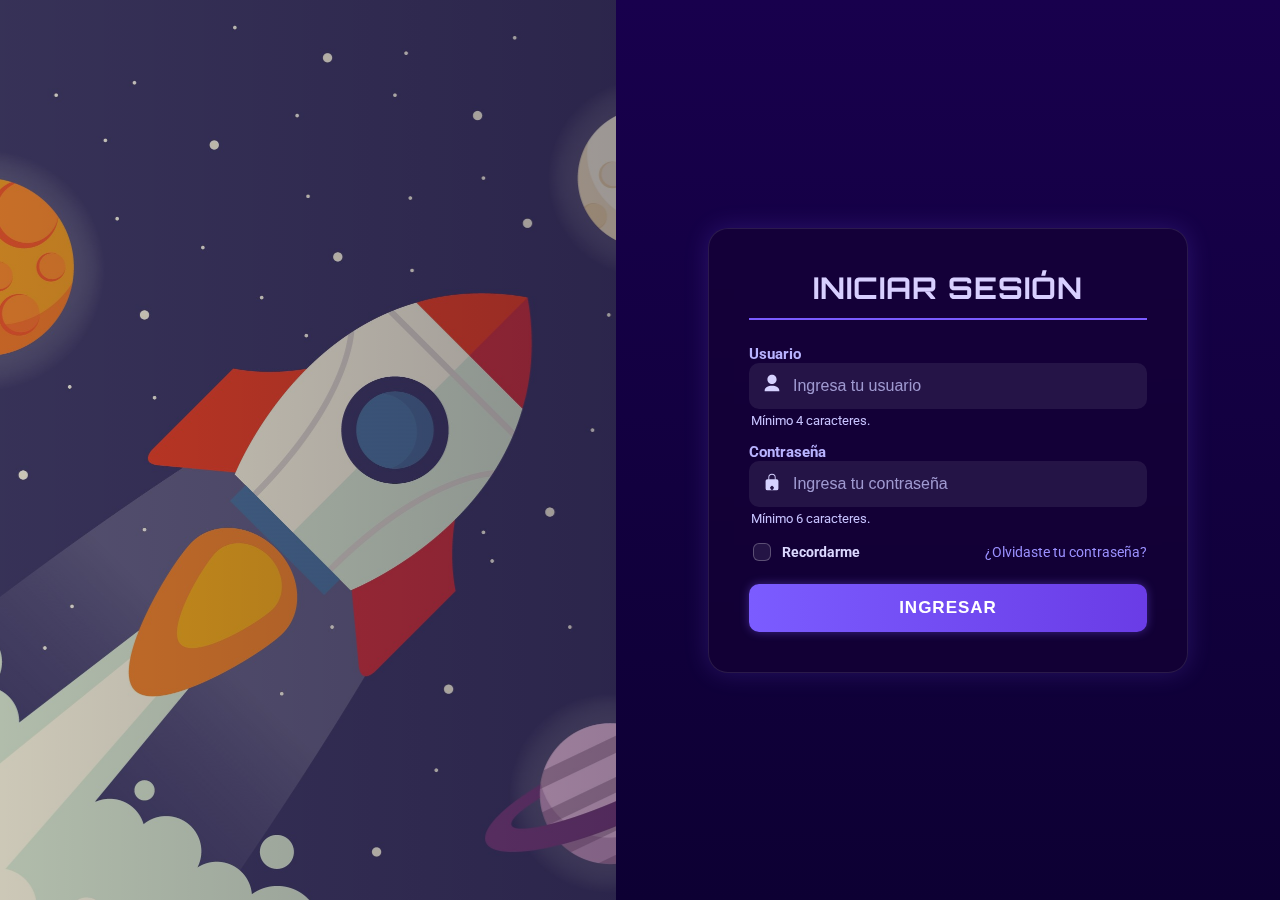
<file: index.html>
<!DOCTYPE html>
<html lang="es">
<head>
  <meta charset="UTF-8" />
  <meta name="viewport" content="width=device-width, initial-scale=1.0" />
  <title>Iniciar Sesión</title>
  <link href="https://fonts.googleapis.com/css2?family=Orbitron:wght@600&family=Roboto&display=swap" rel="stylesheet" />
  <link rel="stylesheet" href="login.css" />
</head>
<body>
  <div class="contenedorLogin">
    <div class="panelImagen" aria-hidden="true"></div>

    <div class="panelDatos">
      <div class="cajaDatos" role="region" aria-labelledby="tituloLogin">
        <h1 id="tituloLogin">INICIAR SESIÓN</h1>
        <form id="formLogin" action="login.php" method="POST" novalidate>

          <!-- Usuario -->
          <div>
            <label for="usuario">Usuario</label>
            <div class="inputGroup" id="groupUsuario">
              <span class="inputIcon">
                <svg width="22" height="22" viewBox="0 0 24 24" fill="none">
                  <path d="M12 12c2.761 0 5-2.239 5-5s-2.239-5-5-5-5 2.239-5 5 2.239 5 5 5Zm0 2c-4.418 0-8 2.239-8 5v1h16v-1c0-2.761-3.582-5-8-5Z" fill="currentColor"/>
                </svg>
              </span>
              <input type="text" id="usuario" name="usuario" placeholder="Ingresa tu usuario" minlength="4" autocomplete="username" required aria-describedby="helpUsuario errorUsuario" />
            </div>
            <p id="helpUsuario" class="fieldHelp">Mínimo 4 caracteres.</p>
            <p id="errorUsuario" class="fieldError">Ingresa un usuario válido (mín. 4 caracteres).</p>
          </div>

          <!-- Contraseña -->
          <div>
            <label for="contrasena">Contraseña</label>
            <div class="inputGroup" id="groupContrasena">
              <span class="inputIcon">
                <svg width="22" height="22" viewBox="0 0 24 24" fill="none">
                  <path d="M17 9h-1V7a4 4 0 1 0-8 0v2H7a2 2 0 0 0-2 2v8a2 2 0 0 0 2 2h10a2 2 0 0 0 2-2v-8a2 2 0 0 0-2-2Zm-6 7.732V17a1 1 0 1 1 2 0v-.268a2 2 0 1 1-2 0ZM9 7a3 3 0 1 1 6 0v2H9V7Z" fill="currentColor"/>
                </svg>
              </span>
              <input type="password" id="contrasena" name="contrasena" placeholder="Ingresa tu contraseña" minlength="6" autocomplete="current-password" required aria-describedby="helpContrasena errorContrasena" />
              <button type="button" class="togglePwd" id="btnTogglePwd" aria-label="Mostrar contraseña" aria-pressed="false"></button>
            </div>
            <p id="helpContrasena" class="fieldHelp">Mínimo 6 caracteres.</p>
            <p id="errorContrasena" class="fieldError">La contraseña debe tener al menos 6 caracteres.</p>
          </div>

          <div class="row">
            <label class="checkbox"><input id="remember" name="remember" type="checkbox" /> Recordarme</label>
            <a class="forgot" href="#">¿Olvidaste tu contraseña?</a>
          </div>

          <button type="submit" class="btn" id="btnSubmit">
            <span class="btnText">INGRESAR</span>
          </button>
        </form>
      </div>
    </div>
  </div>
  <script src="login.js"></script>
</body>
</html>
</file>
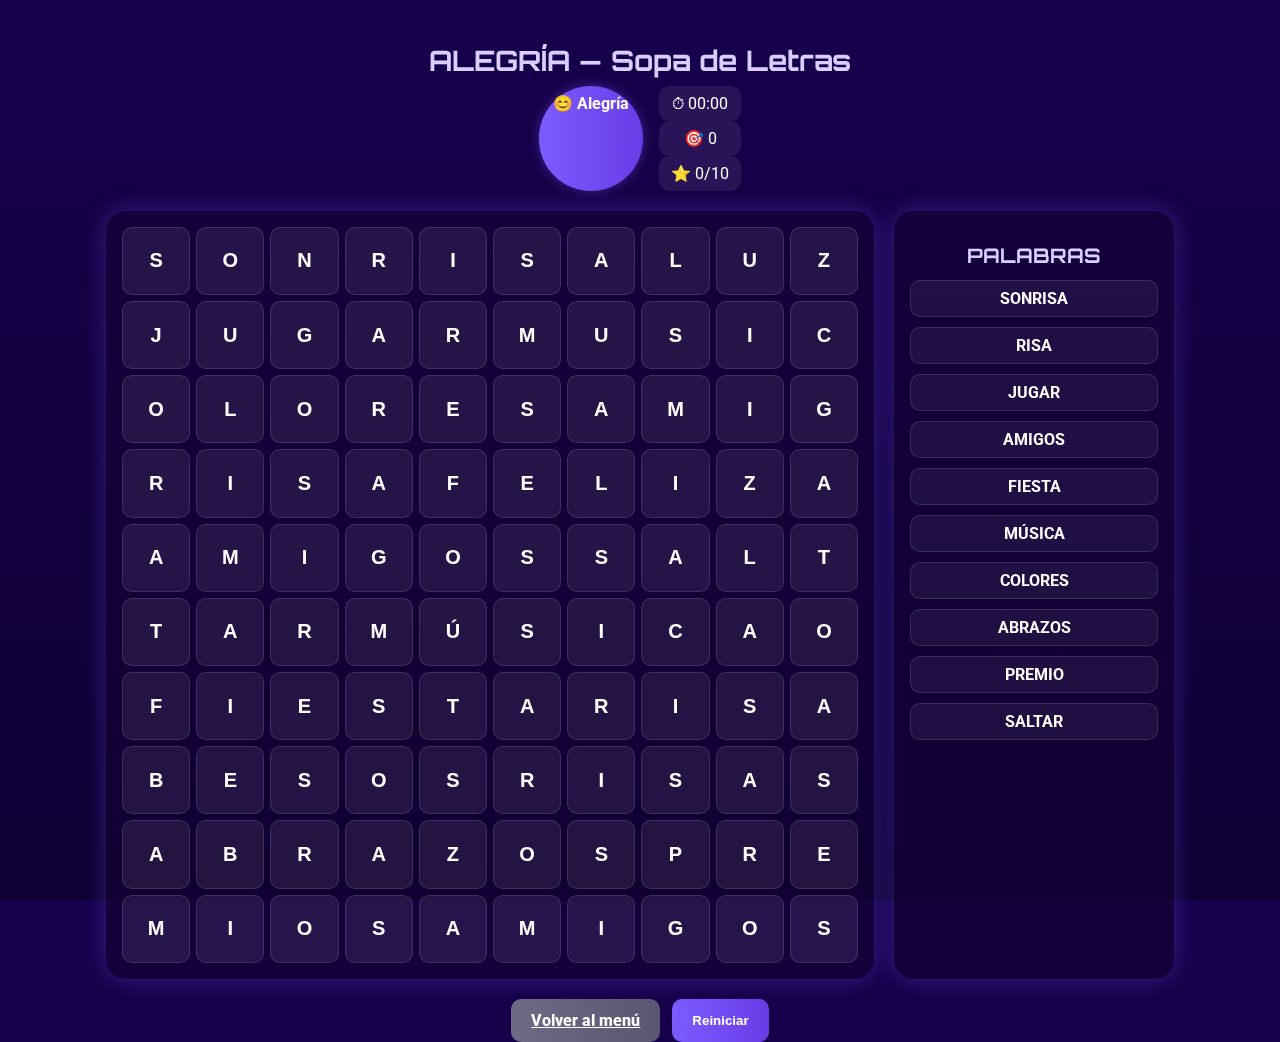
<file: alegria.html>
<!DOCTYPE html>
<html lang="es">
<head>
  <meta charset="UTF-8" />
  <meta name="viewport" content="width=device-width, initial-scale=1.0" />
  <title>ALEGRÍA — Sopa de Letras</title>
  <link href="https://fonts.googleapis.com/css2?family=Orbitron:wght@600&family=Roboto&display=swap" rel="stylesheet" />
  <link rel="stylesheet" href="alegria.css" />
</head>
<body>
  <div class="bg-space" aria-hidden="true"></div>

  <header class="game-header" role="banner">
    <h1 class="game-title">ALEGRÍA — Sopa de Letras</h1>
    <div class="game-meta" aria-label="Información del juego">
      <div class="chip chip--alegria">😊 Alegría</div>
      <div class="meta-group">
        <div class="meta-item">⏱ <span id="time">00:00</span></div>
        <div class="meta-item">🎯 <span id="tries">0</span></div>
        <div class="meta-item">⭐ <span id="found">0</span>/<span id="total">10</span></div>
      </div>
    </div>
  </header>

  <main class="game">
    <section class="board" aria-label="Tablero de sopa de letras">
      <div class="grid" role="grid" aria-label="10 por 10">
        <!-- Ejemplo de celdas de sopa de letras (puedes editarlas libremente) -->
        <button class="cell">S</button><button class="cell">O</button><button class="cell">N</button><button class="cell">R</button><button class="cell">I</button><button class="cell">S</button><button class="cell">A</button><button class="cell">L</button><button class="cell">U</button><button class="cell">Z</button>
        <button class="cell">J</button><button class="cell">U</button><button class="cell">G</button><button class="cell">A</button><button class="cell">R</button><button class="cell">M</button><button class="cell">U</button><button class="cell">S</button><button class="cell">I</button><button class="cell">C</button>
        <button class="cell">O</button><button class="cell">L</button><button class="cell">O</button><button class="cell">R</button><button class="cell">E</button><button class="cell">S</button><button class="cell">A</button><button class="cell">M</button><button class="cell">I</button><button class="cell">G</button>
        <button class="cell">R</button><button class="cell">I</button><button class="cell">S</button><button class="cell">A</button><button class="cell">F</button><button class="cell">E</button><button class="cell">L</button><button class="cell">I</button><button class="cell">Z</button><button class="cell">A</button>
        <button class="cell">A</button><button class="cell">M</button><button class="cell">I</button><button class="cell">G</button><button class="cell">O</button><button class="cell">S</button><button class="cell">S</button><button class="cell">A</button><button class="cell">L</button><button class="cell">T</button>
        <button class="cell">T</button><button class="cell">A</button><button class="cell">R</button><button class="cell">M</button><button class="cell">Ú</button><button class="cell">S</button><button class="cell">I</button><button class="cell">C</button><button class="cell">A</button><button class="cell">O</button>
        <button class="cell">F</button><button class="cell">I</button><button class="cell">E</button><button class="cell">S</button><button class="cell">T</button><button class="cell">A</button><button class="cell">R</button><button class="cell">I</button><button class="cell">S</button><button class="cell">A</button>
        <button class="cell">B</button><button class="cell">E</button><button class="cell">S</button><button class="cell">O</button><button class="cell">S</button><button class="cell">R</button><button class="cell">I</button><button class="cell">S</button><button class="cell">A</button><button class="cell">S</button>
        <button class="cell">A</button><button class="cell">B</button><button class="cell">R</button><button class="cell">A</button><button class="cell">Z</button><button class="cell">O</button><button class="cell">S</button><button class="cell">P</button><button class="cell">R</button><button class="cell">E</button>
        <button class="cell">M</button><button class="cell">I</button><button class="cell">O</button><button class="cell">S</button><button class="cell">A</button><button class="cell">M</button><button class="cell">I</button><button class="cell">G</button><button class="cell">O</button><button class="cell">S</button>
      </div>
    </section>

    <aside class="sidebar">
      <h2 class="sidebar__title">PALABRAS</h2>
      <ul class="word-list">
        <li>SONRISA</li><li>RISA</li><li>JUGAR</li><li>AMIGOS</li><li>FIESTA</li>
        <li>MÚSICA</li><li>COLORES</li><li>ABRAZOS</li><li>PREMIO</li><li>SALTAR</li>
      </ul>
    </aside>
  </main>

  <footer class="game-footer">
    <a class="btn-secondary" href="menu.html">Volver al menú</a>
    <button class="btn-primary" type="button" disabled>Reiniciar</button>
  </footer>

  <script src="alegria.js"></script>
</body>
</html>
</file>
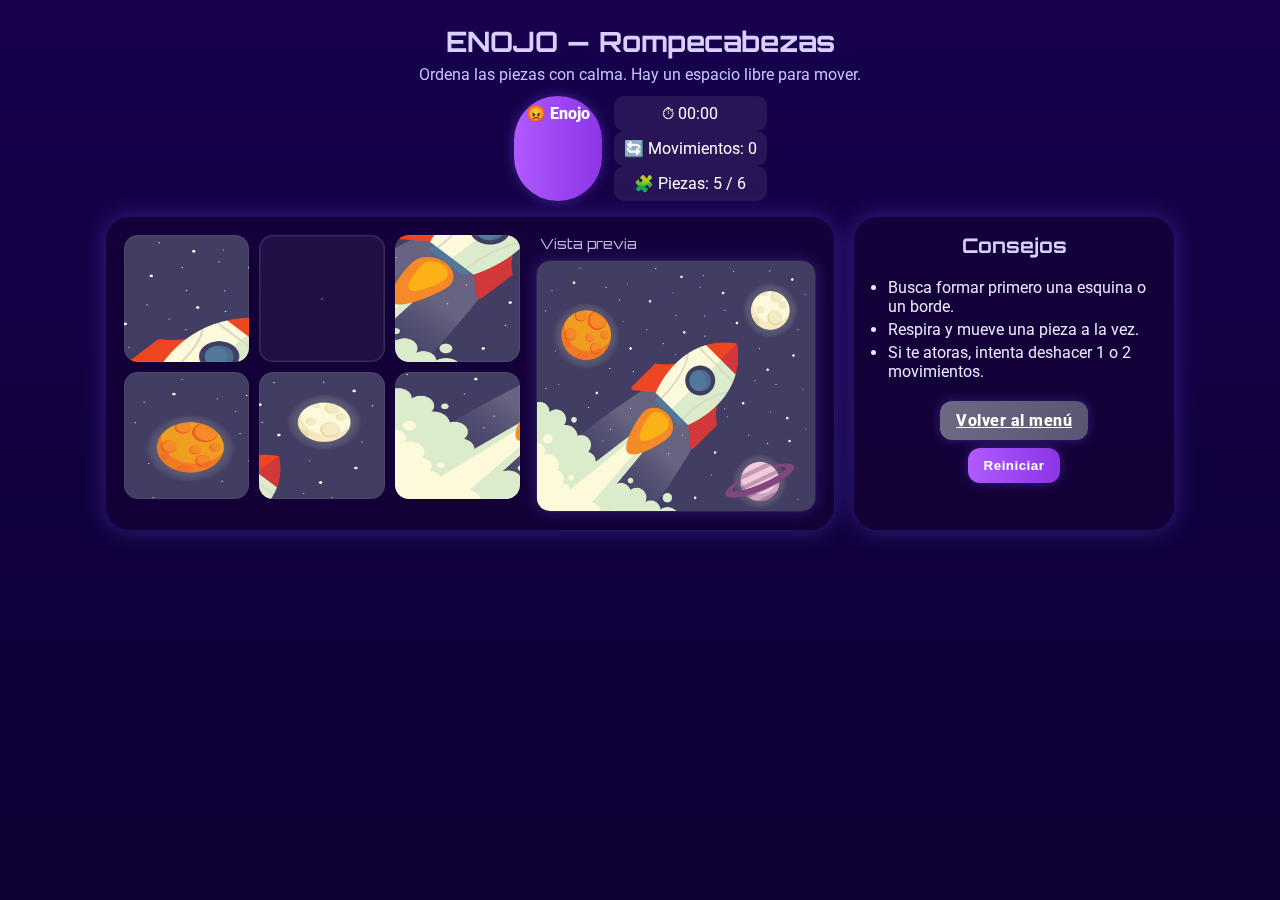
<file: enojo.html>
<!DOCTYPE html>
<html lang="es">
<head>
  <meta charset="UTF-8" />
  <meta name="viewport" content="width=device-width, initial-scale=1.0" />
  <title>ENOJO — Rompecabezas</title>
  <link href="https://fonts.googleapis.com/css2?family=Orbitron:wght@600&family=Roboto&display=swap" rel="stylesheet" />
  <link rel="stylesheet" href="enojo.css" />
</head>
<body>
  <div class="bg-space" aria-hidden="true"></div>

  <header class="game-header" role="banner">
    <h1 class="game-title">ENOJO — Rompecabezas</h1>
    <p class="game-subtitle">Ordena las piezas con calma. Hay un espacio libre para mover.</p>

    <div class="game-meta" aria-label="Información del juego">
      <div class="chip chip--enojo" aria-hidden="true">😡 Enojo</div>
      <div class="meta-group">
        <div class="meta-item">⏱ <span id="time">00:00</span></div>
        <div class="meta-item">🔄 Movimientos: <span id="moves">0</span></div>
        <div class="meta-item">🧩 Piezas: 5 / 6</div>
      </div>
    </div>
  </header>

  <main class="game" role="main">
    <!-- Tablero 3x2. Imagen base: sustituye la ruta por tu archivo real -->
    <section class="board" aria-label="Tablero del rompecabezas">
      <div class="puzzle" role="group" aria-label="Rompecabezas 3 por 2">
        <!-- Fila 1 -->
        <button class="slot piece piece--r1c1" type="button" aria-label="Pieza 1"></button>
        <button class="slot piece piece--r1c2" type="button" aria-label="Pieza 2"></button>
        <button class="slot piece piece--r1c3" type="button" aria-label="Pieza 3"></button>

        <!-- Fila 2 -->
        <button class="slot piece piece--r2c1" type="button" aria-label="Pieza 4"></button>
        <button class="slot piece piece--r2c2" type="button" aria-label="Pieza 5"></button>
        <div class="slot empty" aria-label="Espacio vacío"></div>
      </div>

      <figure class="preview">
        <figcaption class="preview__title">Vista previa</figcaption>
        <!-- misma imagen del rompecabezas para referencia -->
        <img src="FondoLogin.jpg" alt="Imagen completa del rompecabezas" />
      </figure>
    </section>

    <aside class="sidebar" aria-label="Controles">
      <h2 class="sidebar__title">Consejos</h2>
      <ul class="tips">
        <li>Busca formar primero una esquina o un borde.</li>
        <li>Respira y mueve una pieza a la vez.</li>
        <li>Si te atoras, intenta deshacer 1 o 2 movimientos.</li>
      </ul>

      <div class="controls">
        <a class="btn-secondary" href="menu.html">Volver al menú</a>
        <button class="btn-primary" type="button" disabled>Reiniciar</button>
      </div>
    </aside>
  </main>
  <script src="ejono.js"></script>
</body>
</html>
</file>
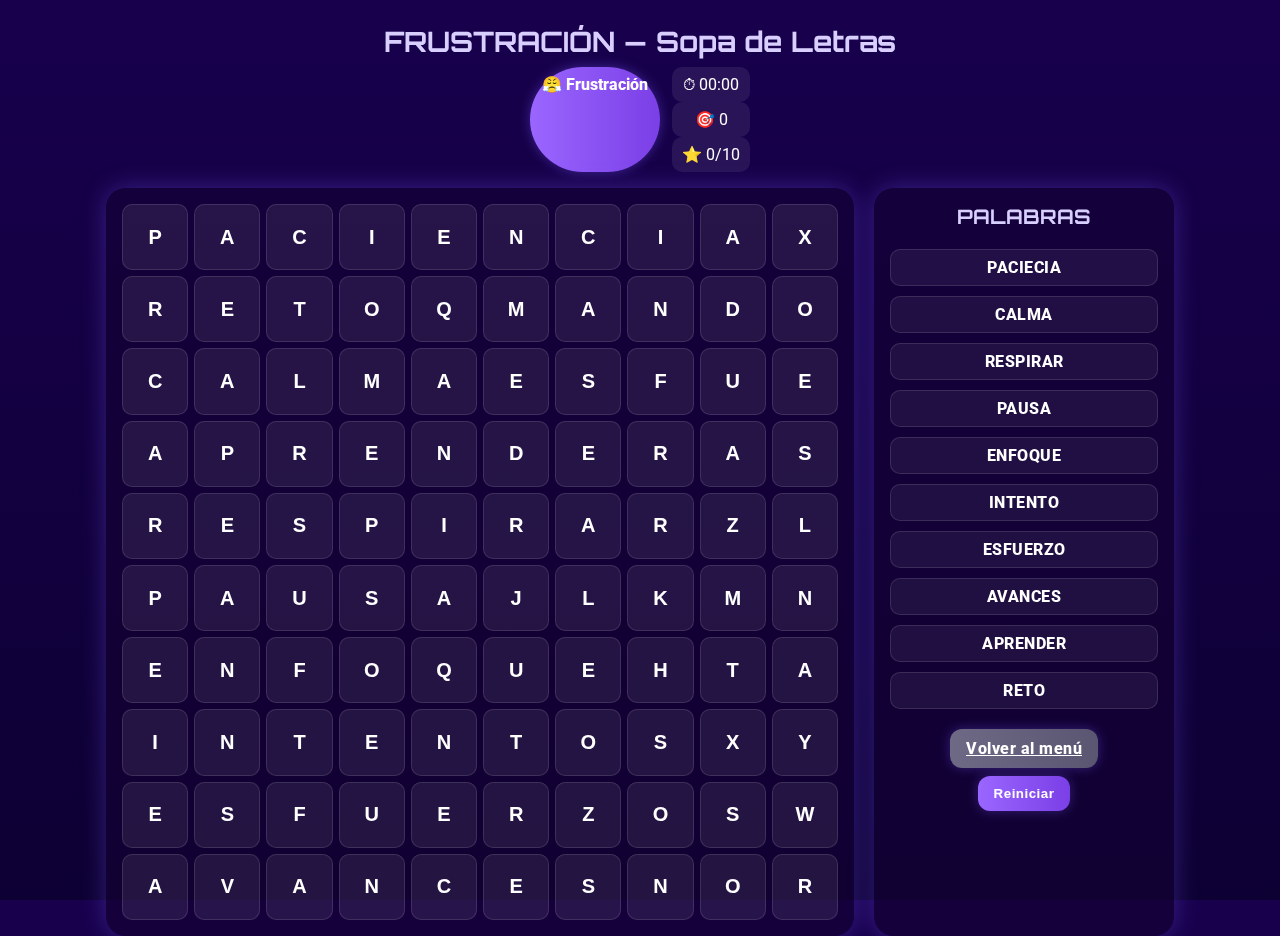
<file: frustracion.html>
<!DOCTYPE html>
<html lang="es">
<head>
  <meta charset="UTF-8" />
  <meta name="viewport" content="width=device-width, initial-scale=1.0" />
  <title>FRUSTRACIÓN — Sopa de Letras</title>
  <link href="https://fonts.googleapis.com/css2?family=Orbitron:wght@600&family=Roboto&display=swap" rel="stylesheet" />
  <link rel="stylesheet" href="frustraccion.css" />
</head>
<body>
  <div class="bg-space" aria-hidden="true"></div>

  <header class="game-header" role="banner">
    <h1 class="game-title">FRUSTRACIÓN — Sopa de Letras</h1>
    <div class="game-meta" aria-label="Información del juego">
      <div class="chip chip--frustracion">😤 Frustración</div>
      <div class="meta-group">
        <div class="meta-item">⏱ <span id="time">00:00</span></div>
        <div class="meta-item">🎯 <span id="tries">0</span></div>
        <div class="meta-item">⭐ <span id="found">0</span>/<span id="total">10</span></div>
      </div>
    </div>
  </header>

  <main class="game" role="main">
    <!-- Tablero 10x10 (maqueta accesible) -->
    <section class="board" aria-label="Tablero de sopa de letras">
      <div class="grid" role="grid" aria-label="10 por 10">
        <!-- 100 celdas de ejemplo (puedes cambiarlas libremente) -->
        <!-- Fila 1 -->
        <button class="cell">P</button><button class="cell">A</button><button class="cell">C</button><button class="cell">I</button><button class="cell">E</button><button class="cell">N</button><button class="cell">C</button><button class="cell">I</button><button class="cell">A</button><button class="cell">X</button>
        <!-- Fila 2 -->
        <button class="cell">R</button><button class="cell">E</button><button class="cell">T</button><button class="cell">O</button><button class="cell">Q</button><button class="cell">M</button><button class="cell">A</button><button class="cell">N</button><button class="cell">D</button><button class="cell">O</button>
        <!-- Fila 3 -->
        <button class="cell">C</button><button class="cell">A</button><button class="cell">L</button><button class="cell">M</button><button class="cell">A</button><button class="cell">E</button><button class="cell">S</button><button class="cell">F</button><button class="cell">U</button><button class="cell">E</button>
        <!-- Fila 4 -->
        <button class="cell">A</button><button class="cell">P</button><button class="cell">R</button><button class="cell">E</button><button class="cell">N</button><button class="cell">D</button><button class="cell">E</button><button class="cell">R</button><button class="cell">A</button><button class="cell">S</button>
        <!-- Fila 5 -->
        <button class="cell">R</button><button class="cell">E</button><button class="cell">S</button><button class="cell">P</button><button class="cell">I</button><button class="cell">R</button><button class="cell">A</button><button class="cell">R</button><button class="cell">Z</button><button class="cell">L</button>
        <!-- Fila 6 -->
        <button class="cell">P</button><button class="cell">A</button><button class="cell">U</button><button class="cell">S</button><button class="cell">A</button><button class="cell">J</button><button class="cell">L</button><button class="cell">K</button><button class="cell">M</button><button class="cell">N</button>
        <!-- Fila 7 -->
        <button class="cell">E</button><button class="cell">N</button><button class="cell">F</button><button class="cell">O</button><button class="cell">Q</button><button class="cell">U</button><button class="cell">E</button><button class="cell">H</button><button class="cell">T</button><button class="cell">A</button>
        <!-- Fila 8 -->
        <button class="cell">I</button><button class="cell">N</button><button class="cell">T</button><button class="cell">E</button><button class="cell">N</button><button class="cell">T</button><button class="cell">O</button><button class="cell">S</button><button class="cell">X</button><button class="cell">Y</button>
        <!-- Fila 9 -->
        <button class="cell">E</button><button class="cell">S</button><button class="cell">F</button><button class="cell">U</button><button class="cell">E</button><button class="cell">R</button><button class="cell">Z</button><button class="cell">O</button><button class="cell">S</button><button class="cell">W</button>
        <!-- Fila 10 -->
        <button class="cell">A</button><button class="cell">V</button><button class="cell">A</button><button class="cell">N</button><button class="cell">C</button><button class="cell">E</button><button class="cell">S</button><button class="cell">N</button><button class="cell">O</button><button class="cell">R</button>
      </div>
    </section>

    <!-- Lista de palabras (tema: gestionar la frustración) -->
    <aside class="sidebar" aria-label="Palabras a encontrar">
      <h2 class="sidebar__title">PALABRAS</h2>
      <ul class="word-list">
        <li>PACIECIA</li>
        <li>CALMA</li>
        <li>RESPIRAR</li>
        <li>PAUSA</li>
        <li>ENFOQUE</li>
        <li>INTENTO</li>
        <li>ESFUERZO</li>
        <li>AVANCES</li>
        <li>APRENDER</li>
        <li>RETO</li>
      </ul>
      <div class="controls">
        <a class="btn-secondary" href="menu.html">Volver al menú</a>
        <button class="btn-primary" type="button" disabled>Reiniciar</button>
      </div>
    </aside>
  </main>
  <script src="frustracion.js"></script>
</body>
</html>
</file>
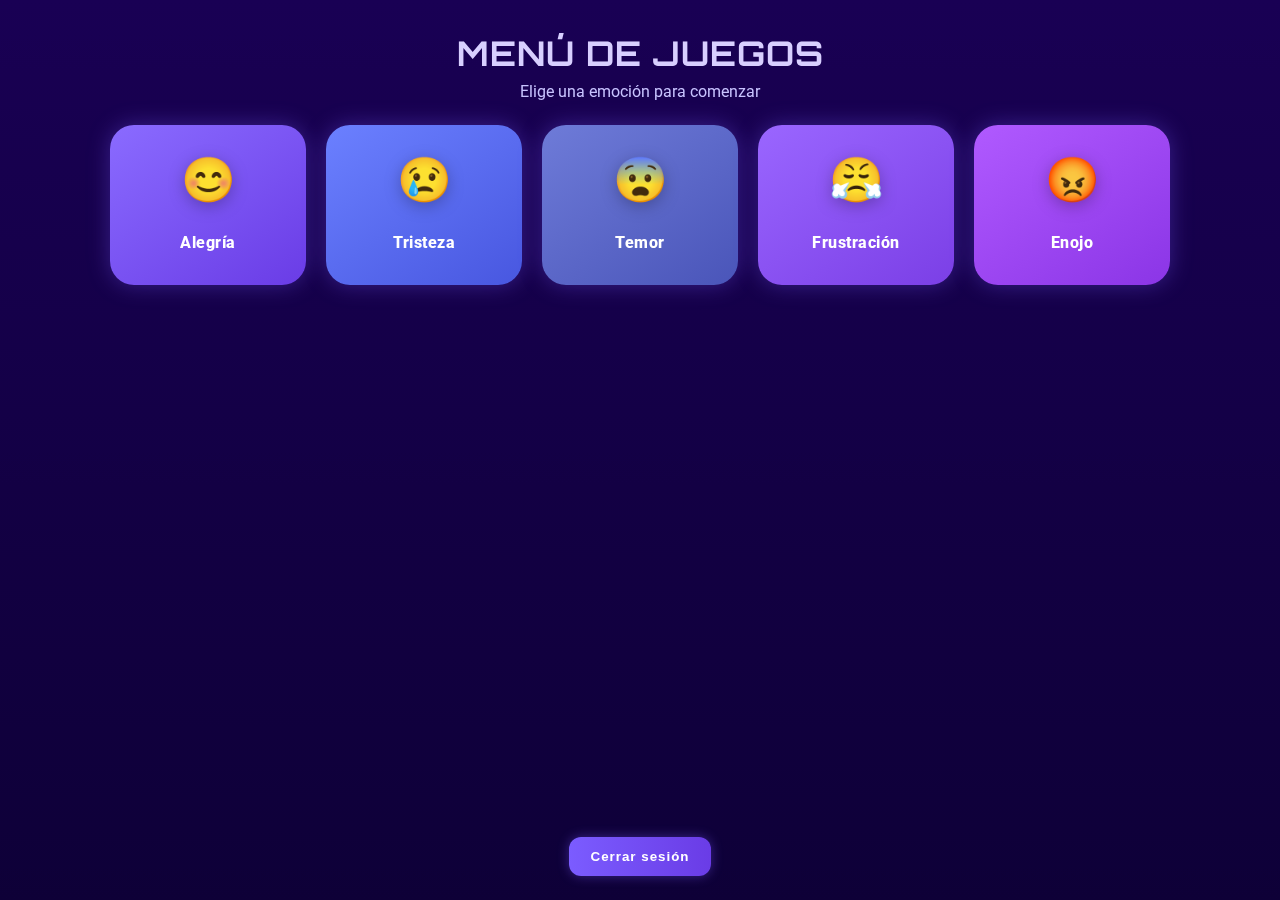
<file: menu.html>
<!DOCTYPE html>
<html lang="es">
<head>
  <meta charset="UTF-8" />
  <meta name="viewport" content="width=device-width, initial-scale=1.0" />
  <title>Menú de Juegos</title>
  <link href="https://fonts.googleapis.com/css2?family=Orbitron:wght@600&family=Roboto&display=swap" rel="stylesheet" />
  <link rel="stylesheet" href="menu.css" />
</head>
<body>
  <div class="bg-space" aria-hidden="true"></div>

  <main class="menu" role="main" aria-labelledby="tituloMenu">
    <header class="menu__header">
      <h1 id="tituloMenu">MENÚ DE JUEGOS</h1>
      <p class="menu__subtitle">Elige una emoción para comenzar</p>
    </header>

    <section class="menu__grid" aria-label="Lista de juegos por emoción">
      <a class="card alegria" href="alegria.html" aria-label="Jugar Alegría">
        <span class="card__emoji">😊</span>
        <span class="card__label">Alegría</span>
      </a>

      <a class="card tristeza" href="tristeza.html" aria-label="Jugar Tristeza">
        <span class="card__emoji">😢</span>
        <span class="card__label">Tristeza</span>
      </a>

      <a class="card temor" href="temor.html" aria-label="Jugar Temor">
        <span class="card__emoji">😨</span>
        <span class="card__label">Temor</span>
      </a>

      <a class="card frustracion" href="#" aria-label="Jugar Frustración">
        <span class="card__emoji">😤</span>
        <span class="card__label">Frustración</span>
      </a>

      <a class="card enojo" href="#" aria-label="Jugar Enojo">
        <span class="card__emoji">😡</span>
        <span class="card__label">Enojo</span>
      </a>
    </section>

    <footer class="menu__footer">
      <button class="btn-secondary" id = "btnCerrarSesion" type="button">Cerrar sesión</button>
    </footer>
  </main>

   <!-- Script para simular regreso al index -->
  <script>
    // Simula el regreso al index.html sin usar PHP
    document.getElementById('btnCerrarSesion').addEventListener('click', () => {
      document.body.classList.add('body-leave'); // opcional, si agregas animación de salida
      setTimeout(() => {
        window.location.href = 'index.html?from=menu';
      }, 400);
    });
  </script>
</body>
</html>
</file>
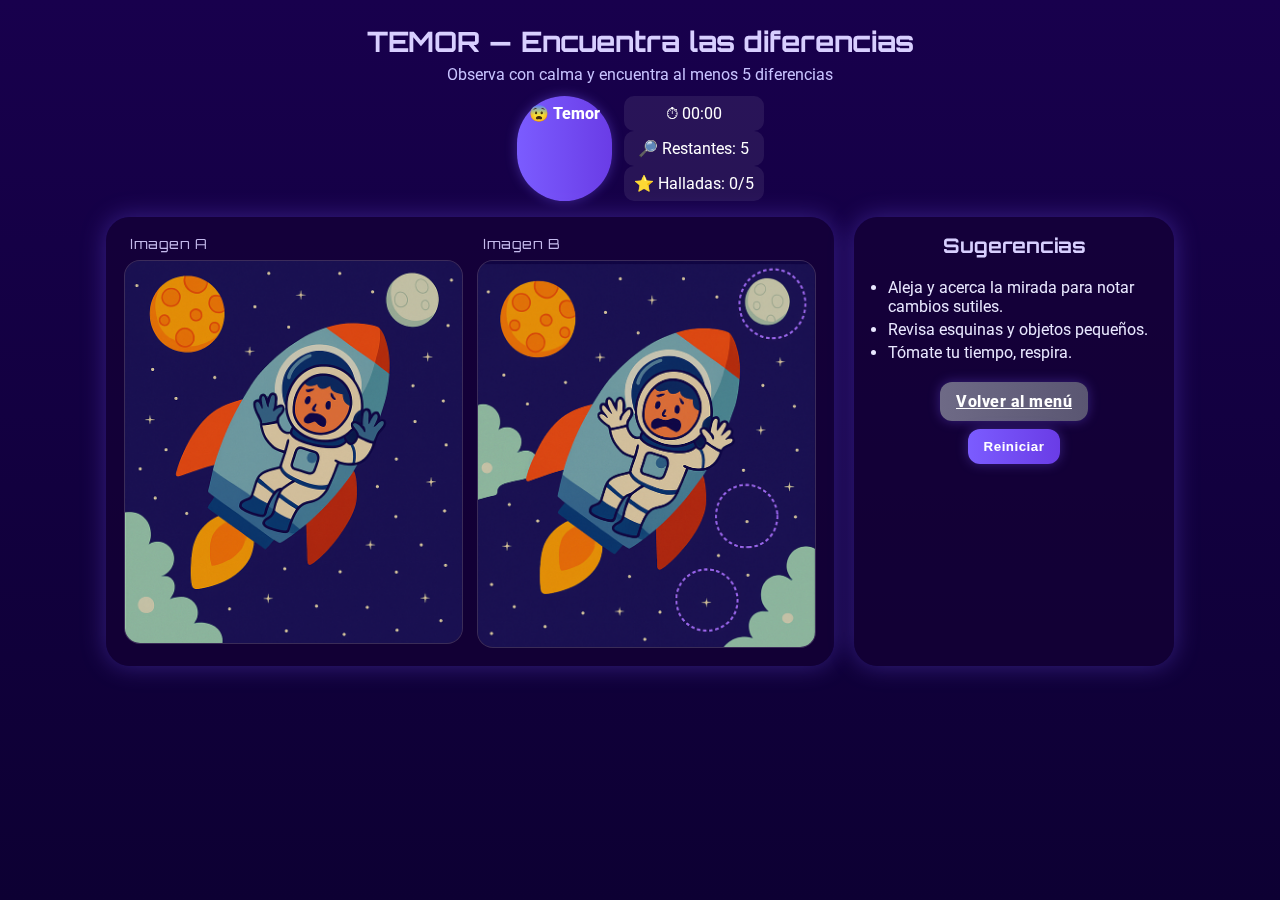
<file: temor.html>
<!DOCTYPE html>
<html lang="es">
<head>
  <meta charset="UTF-8" />
  <meta name="viewport" content="width=device-width, initial-scale=1.0"/>
  <title>TEMOR — Encuentra las diferencias</title>
  <link href="https://fonts.googleapis.com/css2?family=Orbitron:wght@600&family=Roboto&display=swap" rel="stylesheet"/>
  <link rel="stylesheet" href="temor.css"/>
</head>
<body>
  <div class="bg-space" aria-hidden="true"></div>

  <header class="game-header" role="banner">
    <h1 class="game-title">TEMOR — Encuentra las diferencias</h1>
    <p class="game-subtitle">Observa con calma y encuentra al menos 5 diferencias</p>

    <div class="game-meta" aria-label="Información del juego">
      <div class="chip chip--temor" aria-hidden="true">😨 Temor</div>
      <div class="meta-group">
        <div class="meta-item">⏱ <span id="time">00:00</span></div>
        <div class="meta-item">🔎 Restantes: <span id="left">5</span></div>
        <div class="meta-item">⭐ Halladas: <span id="found">0</span>/5</div>
      </div>
    </div>
  </header>

  <main class="game" role="main">
    <!-- Tablero con dos imágenes: A y B -->
    <section class="board" aria-label="Comparación de imágenes">
      <div class="diff-grid">
        <!-- Imagen A -->
        <figure class="diff-wrap">
          <figcaption class="diff-title">Imagen A</figcaption>
          <div class="diff-stage">
            <!-- Sustituye 'img/temor-A.jpg' por tu ruta real -->
            <img src="ImagenA.png" alt="Escena A para comparar" class="diff-img"/>

            <!-- Hotspots de referencia (mismos puntos que en B). 
                 Sin JS no tienen acción; sirven para alinear y probar visualmente.
                 Cuando agreguemos lógica, estos se harán clicables y marcarán la diferencia. -->
            <button class="hotspot" data-id="1" style="top:18%; left:26%;" aria-label="Posible diferencia 1"></button>
            <button class="hotspot" data-id="2" style="top:36%; left:68%;" aria-label="Posible diferencia 2"></button>
            <button class="hotspot" data-id="3" style="top:55%; left:40%;" aria-label="Posible diferencia 3"></button>
            <button class="hotspot" data-id="4" style="top:72%; left:20%;" aria-label="Posible diferencia 4"></button>
            <button class="hotspot" data-id="5" style="top:80%; left:78%;" aria-label="Posible diferencia 5"></button>
          </div>
        </figure>

        <!-- Imagen B -->
        <figure class="diff-wrap">
          <figcaption class="diff-title">Imagen B</figcaption>
          <div class="diff-stage">
            <!-- Sustituye 'img/temor-B.jpg' por tu ruta real -->
            <img src="ImagenB.png" alt="Escena B para comparar" class="diff-img"/>

            <!-- Hotspots espejo (mismas posiciones) -->
            <button class="hotspot" data-id="1" style="top:18%; left:26%;" aria-label="Posible diferencia 1"></button>
            <button class="hotspot" data-id="2" style="top:36%; left:68%;" aria-label="Posible diferencia 2"></button>
            <button class="hotspot" data-id="3" style="top:55%; left:40%;" aria-label="Posible diferencia 3"></button>
            <button class="hotspot" data-id="4" style="top:72%; left:20%;" aria-label="Posible diferencia 4"></button>
            <button class="hotspot" data-id="5" style="top:80%; left:78%;" aria-label="Posible diferencia 5"></button>
          </div>
        </figure>
      </div>
    </section>

    <!-- Panel lateral con reglas y botones -->
    <aside class="sidebar" aria-label="Ayuda y controles">
      <h2 class="sidebar__title">Sugerencias</h2>
      <ul class="tips">
        <li>Aleja y acerca la mirada para notar cambios sutiles.</li>
        <li>Revisa esquinas y objetos pequeños.</li>
        <li>Tómate tu tiempo, respira.</li>
      </ul>

      <div class="controls">
        <a class="btn-secondary" href="menu.html">Volver al menú</a>
        <button class="btn-primary" type="button" disabled>Reiniciar</button>
      </div>
    </aside>
  </main>
  <script src="temor.js"></script>
</body>
</html>
</file>
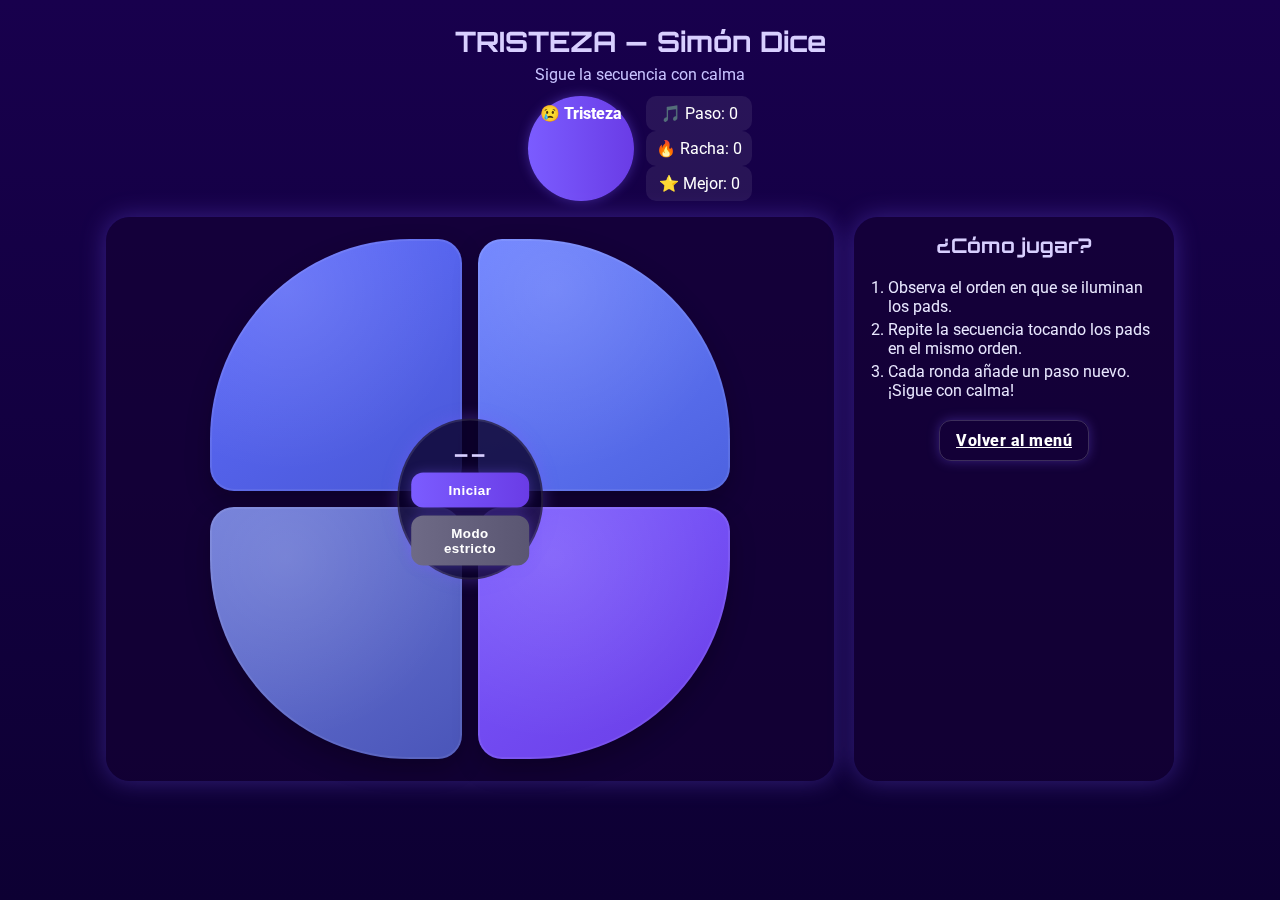
<file: tristeza.html>
<!DOCTYPE html>
<html lang="es">
<head>
  <meta charset="UTF-8" />
  <meta name="viewport" content="width=device-width, initial-scale=1.0"/>
  <title>TRISTEZA — Simón Dice</title>
  <link href="https://fonts.googleapis.com/css2?family=Orbitron:wght@600&family=Roboto&display=swap" rel="stylesheet"/>
  <link rel="stylesheet" href="tristeza.css"/>
</head>
<body>
  <div class="bg-space" aria-hidden="true"></div>

  <header class="game-header" role="banner">
    <h1 class="game-title">TRISTEZA — Simón Dice</h1>
    <p class="game-subtitle">Sigue la secuencia con calma</p>

    <div class="game-meta" aria-label="Información del juego">
      <div class="chip chip--tristeza" aria-hidden="true">😢 Tristeza</div>
      <div class="meta-group">
        <div class="meta-item">🎵 Paso: <span id="step">0</span></div>
        <div class="meta-item">🔥 Racha: <span id="streak">0</span></div>
        <div class="meta-item">⭐ Mejor: <span id="best">0</span></div>
      </div>
    </div>
  </header>

  <main class="game" role="main">
    <!-- Tablero Simon (2x2) listo para JS futuro -->
    <section class="board" aria-label="Tablero de Simón Dice">
      <div class="simon" role="group" aria-label="Panel de pads">
        <!-- Top-Left -->
        <button class="pad pad--tl" type="button" data-pad="0" aria-label="Pad superior izquierdo"></button>
        <!-- Top-Right -->
        <button class="pad pad--tr" type="button" data-pad="1" aria-label="Pad superior derecho"></button>
        <!-- Bottom-Left -->
        <button class="pad pad--bl" type="button" data-pad="2" aria-label="Pad inferior izquierdo"></button>
        <!-- Bottom-Right -->
        <button class="pad pad--br" type="button" data-pad="3" aria-label="Pad inferior derecho"></button>

        <!-- Centro (marcadores y controles) -->
        <div class="hub" aria-live="polite">
          <div class="hub__display" id="display">--</div>
          <div class="hub__controls">
            <button class="btn-primary" id="btnStart" type="button" disabled>Iniciar</button>
            <button class="btn-secondary" id="btnStrict" type="button" disabled>Modo estricto</button>
          </div>
        </div>
      </div>
    </section>

    <aside class="sidebar" aria-label="Instrucciones">
      <h2 class="sidebar__title">¿Cómo jugar?</h2>
      <ol class="rules">
        <li>Observa el orden en que se iluminan los pads.</li>
        <li>Repite la secuencia tocando los pads en el mismo orden.</li>
        <li>Cada ronda añade un paso nuevo. ¡Sigue con calma!</li>
      </ol>
      <div class="controls">
        <a class="btn-ghost" href="menu.html">Volver al menú</a>
      </div>
    </aside>
  </main>
  <script src="tristeza.js"></script>
</body>
</html>
</file>
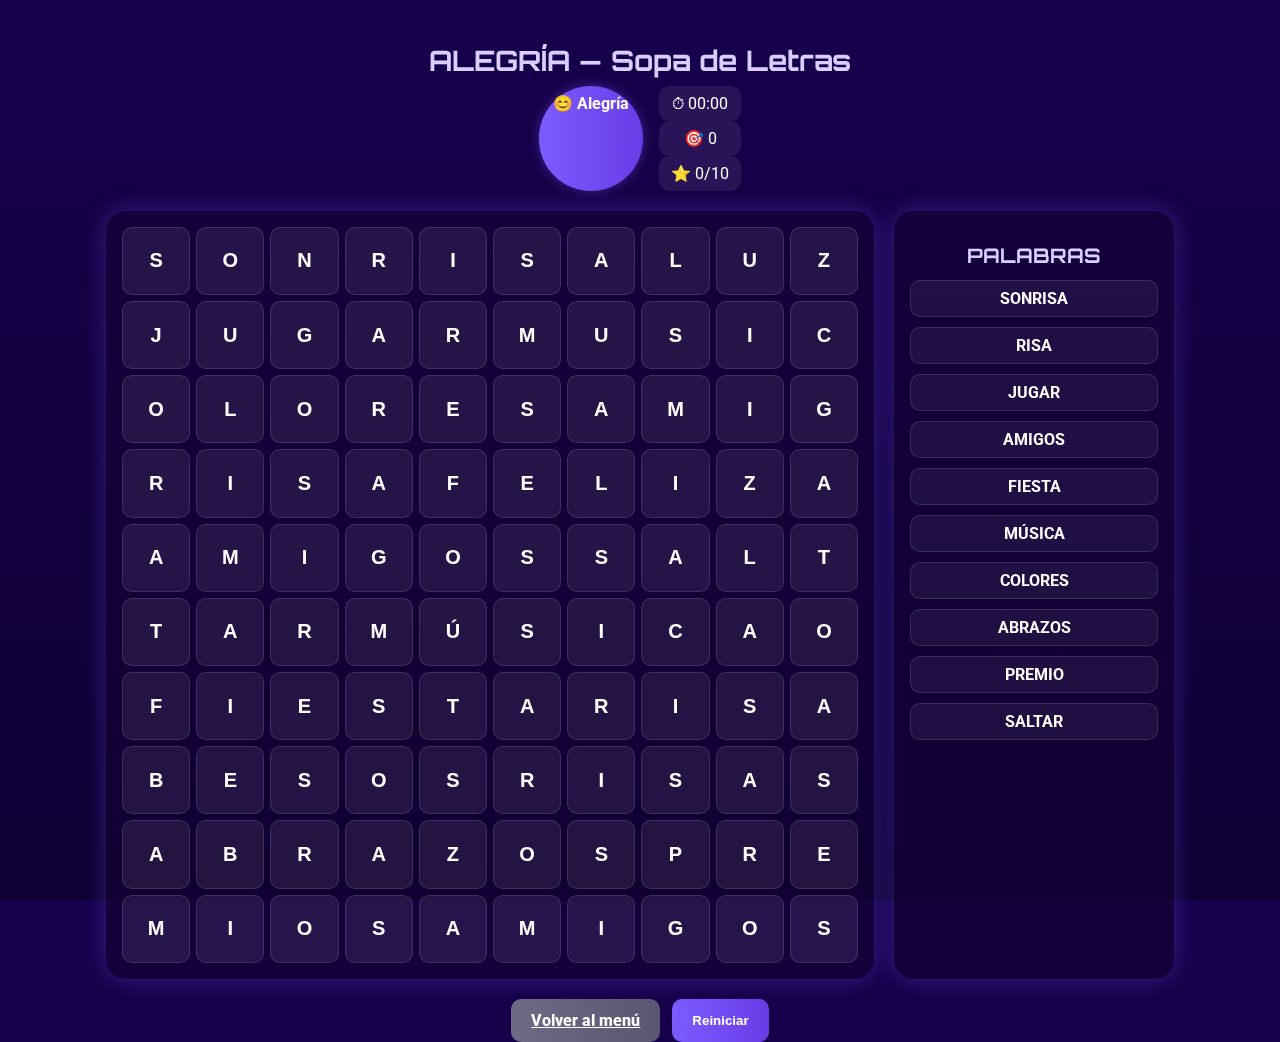
<file: estructuras/alegria.html>
<!DOCTYPE html>
<html lang="es">
<head>
  <meta charset="UTF-8" />
  <meta name="viewport" content="width=device-width, initial-scale=1.0" />
  <title>ALEGRÍA — Sopa de Letras</title>
  <link href="https://fonts.googleapis.com/css2?family=Orbitron:wght@600&family=Roboto&display=swap" rel="stylesheet" />
  <link rel="stylesheet" href="../estilos/alegria.css" />
</head>
<body>
  <div class="bg-space" aria-hidden="true"></div>

  <header class="game-header" role="banner">
    <h1 class="game-title">ALEGRÍA — Sopa de Letras</h1>
    <div class="game-meta" aria-label="Información del juego">
      <div class="chip chip--alegria">😊 Alegría</div>
      <div class="meta-group">
        <div class="meta-item">⏱ <span id="time">00:00</span></div>
        <div class="meta-item">🎯 <span id="tries">0</span></div>
        <div class="meta-item">⭐ <span id="found">0</span>/<span id="total">10</span></div>
      </div>
    </div>
  </header>

  <main class="game">
    <section class="board" aria-label="Tablero de sopa de letras">
      <div class="grid" role="grid" aria-label="10 por 10">
        <!-- Ejemplo de celdas de sopa de letras (puedes editarlas libremente) -->
        <button class="cell">S</button><button class="cell">O</button><button class="cell">N</button><button class="cell">R</button><button class="cell">I</button><button class="cell">S</button><button class="cell">A</button><button class="cell">L</button><button class="cell">U</button><button class="cell">Z</button>
        <button class="cell">J</button><button class="cell">U</button><button class="cell">G</button><button class="cell">A</button><button class="cell">R</button><button class="cell">M</button><button class="cell">U</button><button class="cell">S</button><button class="cell">I</button><button class="cell">C</button>
        <button class="cell">O</button><button class="cell">L</button><button class="cell">O</button><button class="cell">R</button><button class="cell">E</button><button class="cell">S</button><button class="cell">A</button><button class="cell">M</button><button class="cell">I</button><button class="cell">G</button>
        <button class="cell">R</button><button class="cell">I</button><button class="cell">S</button><button class="cell">A</button><button class="cell">F</button><button class="cell">E</button><button class="cell">L</button><button class="cell">I</button><button class="cell">Z</button><button class="cell">A</button>
        <button class="cell">A</button><button class="cell">M</button><button class="cell">I</button><button class="cell">G</button><button class="cell">O</button><button class="cell">S</button><button class="cell">S</button><button class="cell">A</button><button class="cell">L</button><button class="cell">T</button>
        <button class="cell">T</button><button class="cell">A</button><button class="cell">R</button><button class="cell">M</button><button class="cell">Ú</button><button class="cell">S</button><button class="cell">I</button><button class="cell">C</button><button class="cell">A</button><button class="cell">O</button>
        <button class="cell">F</button><button class="cell">I</button><button class="cell">E</button><button class="cell">S</button><button class="cell">T</button><button class="cell">A</button><button class="cell">R</button><button class="cell">I</button><button class="cell">S</button><button class="cell">A</button>
        <button class="cell">B</button><button class="cell">E</button><button class="cell">S</button><button class="cell">O</button><button class="cell">S</button><button class="cell">R</button><button class="cell">I</button><button class="cell">S</button><button class="cell">A</button><button class="cell">S</button>
        <button class="cell">A</button><button class="cell">B</button><button class="cell">R</button><button class="cell">A</button><button class="cell">Z</button><button class="cell">O</button><button class="cell">S</button><button class="cell">P</button><button class="cell">R</button><button class="cell">E</button>
        <button class="cell">M</button><button class="cell">I</button><button class="cell">O</button><button class="cell">S</button><button class="cell">A</button><button class="cell">M</button><button class="cell">I</button><button class="cell">G</button><button class="cell">O</button><button class="cell">S</button>
      </div>
    </section>

    <aside class="sidebar">
      <h2 class="sidebar__title">PALABRAS</h2>
      <ul class="word-list">
        <li>SONRISA</li><li>RISA</li><li>JUGAR</li><li>AMIGOS</li><li>FIESTA</li>
        <li>MÚSICA</li><li>COLORES</li><li>ABRAZOS</li><li>PREMIO</li><li>SALTAR</li>
      </ul>
    </aside>
  </main>

  <footer class="game-footer">
    <a class="btn-secondary" href="menu.html">Volver al menú</a>
    <button class="btn-primary" type="button" disabled>Reiniciar</button>
  </footer>

  <script src="../animaciones/alegria.js"></script>
</body>
</html>
</file>
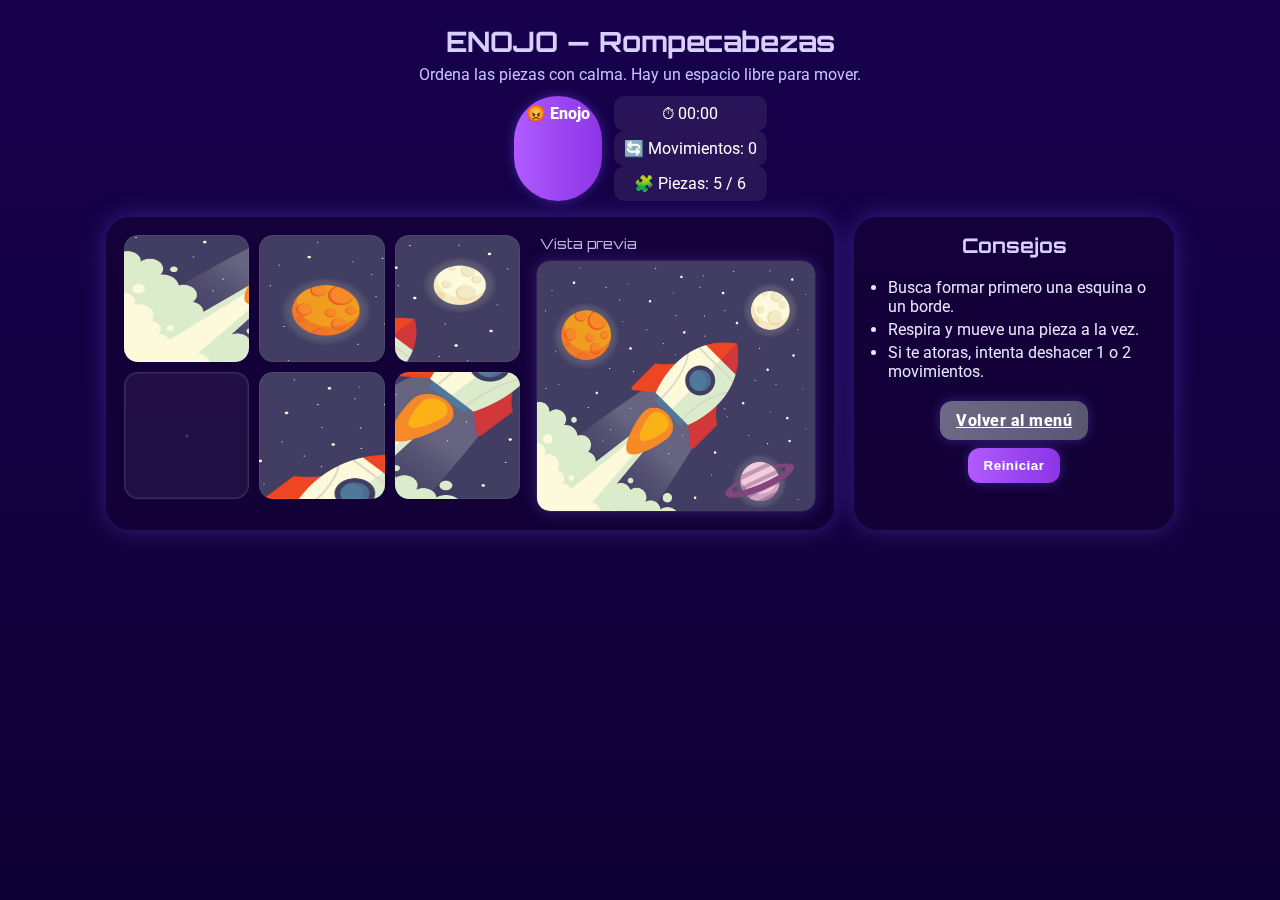
<file: estructuras/enojo.html>
<!DOCTYPE html>
<html lang="es">
<head>
  <meta charset="UTF-8" />
  <meta name="viewport" content="width=device-width, initial-scale=1.0" />
  <title>ENOJO — Rompecabezas</title>
  <link href="https://fonts.googleapis.com/css2?family=Orbitron:wght@600&family=Roboto&display=swap" rel="stylesheet" />
  <link rel="stylesheet" href="../estilos/enojo.css" />
</head>
<body>
  <div class="bg-space" aria-hidden="true"></div>

  <header class="game-header" role="banner">
    <h1 class="game-title">ENOJO — Rompecabezas</h1>
    <p class="game-subtitle">Ordena las piezas con calma. Hay un espacio libre para mover.</p>

    <div class="game-meta" aria-label="Información del juego">
      <div class="chip chip--enojo" aria-hidden="true">😡 Enojo</div>
      <div class="meta-group">
        <div class="meta-item">⏱ <span id="time">00:00</span></div>
        <div class="meta-item">🔄 Movimientos: <span id="moves">0</span></div>
        <div class="meta-item">🧩 Piezas: 5 / 6</div>
      </div>
    </div>
  </header>

  <main class="game" role="main">
    <!-- Tablero 3x2. Imagen base: sustituye la ruta por tu archivo real -->
    <section class="board" aria-label="Tablero del rompecabezas">
      <div class="puzzle" role="group" aria-label="Rompecabezas 3 por 2">
        <!-- Fila 1 -->
        <button class="slot piece piece--r1c1" type="button" aria-label="Pieza 1"></button>
        <button class="slot piece piece--r1c2" type="button" aria-label="Pieza 2"></button>
        <button class="slot piece piece--r1c3" type="button" aria-label="Pieza 3"></button>

        <!-- Fila 2 -->
        <button class="slot piece piece--r2c1" type="button" aria-label="Pieza 4"></button>
        <button class="slot piece piece--r2c2" type="button" aria-label="Pieza 5"></button>
        <div class="slot empty" aria-label="Espacio vacío"></div>
      </div>

      <figure class="preview">
        <figcaption class="preview__title">Vista previa</figcaption>
        <!-- misma imagen del rompecabezas para referencia -->
        <img src="../media/FondoLogin.jpg" alt="Imagen completa del rompecabezas" />
      </figure>
    </section>

    <aside class="sidebar" aria-label="Controles">
      <h2 class="sidebar__title">Consejos</h2>
      <ul class="tips">
        <li>Busca formar primero una esquina o un borde.</li>
        <li>Respira y mueve una pieza a la vez.</li>
        <li>Si te atoras, intenta deshacer 1 o 2 movimientos.</li>
      </ul>

      <div class="controls">
        <a class="btn-secondary" href="menu.html">Volver al menú</a>
        <button class="btn-primary" type="button" disabled>Reiniciar</button>
      </div>
    </aside>
  </main>
  <script src="../animaciones/ejono.js"></script>
</body>
</html>
</file>
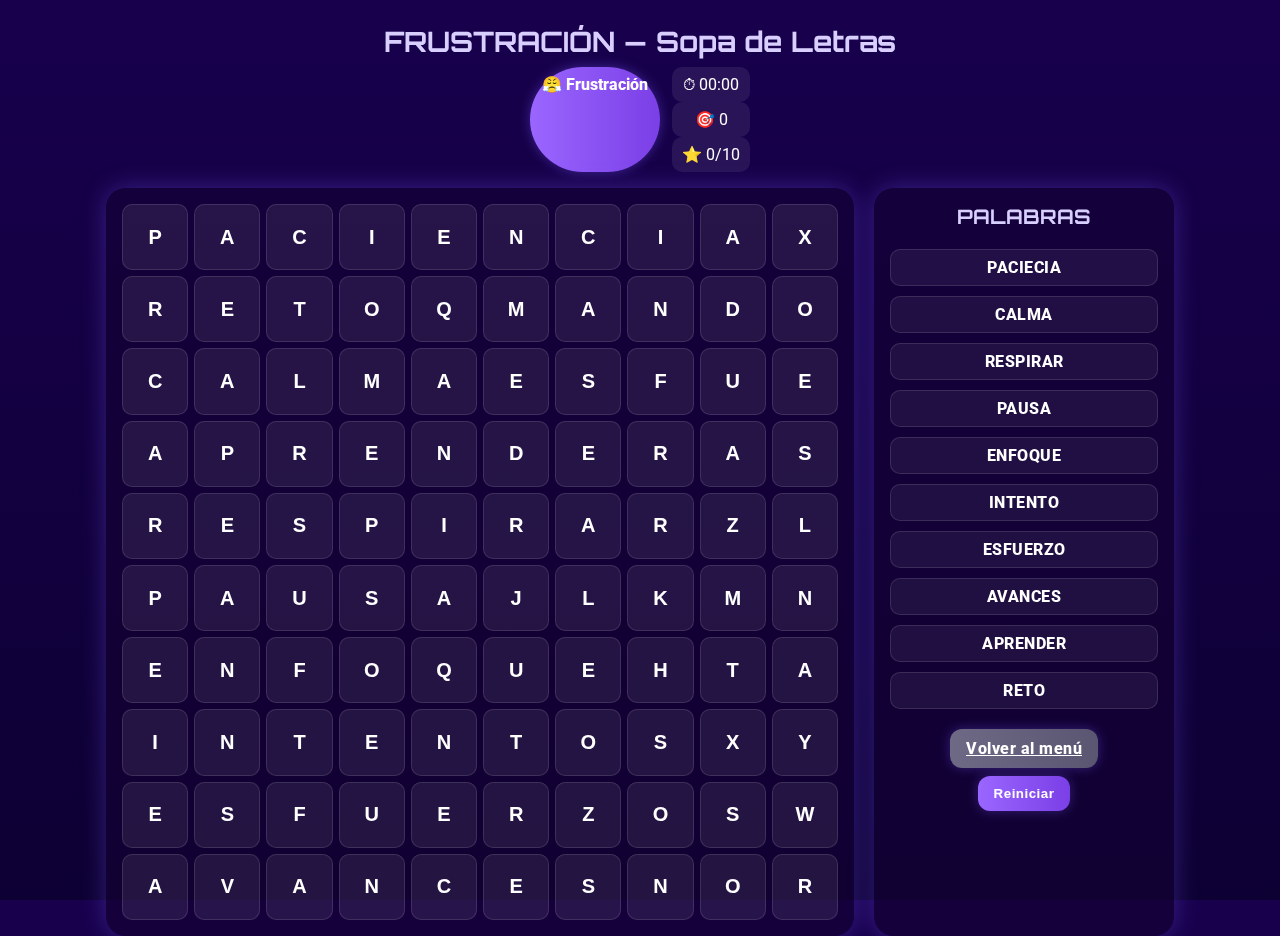
<file: estructuras/frustracion.html>
<!DOCTYPE html>
<html lang="es">
<head>
  <meta charset="UTF-8" />
  <meta name="viewport" content="width=device-width, initial-scale=1.0" />
  <title>FRUSTRACIÓN — Sopa de Letras</title>
  <link href="https://fonts.googleapis.com/css2?family=Orbitron:wght@600&family=Roboto&display=swap" rel="stylesheet" />
  <link rel="stylesheet" href="../estilos/frustraccion.css" />
</head>
<body>
  <div class="bg-space" aria-hidden="true"></div>

  <header class="game-header" role="banner">
    <h1 class="game-title">FRUSTRACIÓN — Sopa de Letras</h1>
    <div class="game-meta" aria-label="Información del juego">
      <div class="chip chip--frustracion">😤 Frustración</div>
      <div class="meta-group">
        <div class="meta-item">⏱ <span id="time">00:00</span></div>
        <div class="meta-item">🎯 <span id="tries">0</span></div>
        <div class="meta-item">⭐ <span id="found">0</span>/<span id="total">10</span></div>
      </div>
    </div>
  </header>

  <main class="game" role="main">
    <!-- Tablero 10x10 (maqueta accesible) -->
    <section class="board" aria-label="Tablero de sopa de letras">
      <div class="grid" role="grid" aria-label="10 por 10">
        <!-- 100 celdas de ejemplo (puedes cambiarlas libremente) -->
        <!-- Fila 1 -->
        <button class="cell">P</button><button class="cell">A</button><button class="cell">C</button><button class="cell">I</button><button class="cell">E</button><button class="cell">N</button><button class="cell">C</button><button class="cell">I</button><button class="cell">A</button><button class="cell">X</button>
        <!-- Fila 2 -->
        <button class="cell">R</button><button class="cell">E</button><button class="cell">T</button><button class="cell">O</button><button class="cell">Q</button><button class="cell">M</button><button class="cell">A</button><button class="cell">N</button><button class="cell">D</button><button class="cell">O</button>
        <!-- Fila 3 -->
        <button class="cell">C</button><button class="cell">A</button><button class="cell">L</button><button class="cell">M</button><button class="cell">A</button><button class="cell">E</button><button class="cell">S</button><button class="cell">F</button><button class="cell">U</button><button class="cell">E</button>
        <!-- Fila 4 -->
        <button class="cell">A</button><button class="cell">P</button><button class="cell">R</button><button class="cell">E</button><button class="cell">N</button><button class="cell">D</button><button class="cell">E</button><button class="cell">R</button><button class="cell">A</button><button class="cell">S</button>
        <!-- Fila 5 -->
        <button class="cell">R</button><button class="cell">E</button><button class="cell">S</button><button class="cell">P</button><button class="cell">I</button><button class="cell">R</button><button class="cell">A</button><button class="cell">R</button><button class="cell">Z</button><button class="cell">L</button>
        <!-- Fila 6 -->
        <button class="cell">P</button><button class="cell">A</button><button class="cell">U</button><button class="cell">S</button><button class="cell">A</button><button class="cell">J</button><button class="cell">L</button><button class="cell">K</button><button class="cell">M</button><button class="cell">N</button>
        <!-- Fila 7 -->
        <button class="cell">E</button><button class="cell">N</button><button class="cell">F</button><button class="cell">O</button><button class="cell">Q</button><button class="cell">U</button><button class="cell">E</button><button class="cell">H</button><button class="cell">T</button><button class="cell">A</button>
        <!-- Fila 8 -->
        <button class="cell">I</button><button class="cell">N</button><button class="cell">T</button><button class="cell">E</button><button class="cell">N</button><button class="cell">T</button><button class="cell">O</button><button class="cell">S</button><button class="cell">X</button><button class="cell">Y</button>
        <!-- Fila 9 -->
        <button class="cell">E</button><button class="cell">S</button><button class="cell">F</button><button class="cell">U</button><button class="cell">E</button><button class="cell">R</button><button class="cell">Z</button><button class="cell">O</button><button class="cell">S</button><button class="cell">W</button>
        <!-- Fila 10 -->
        <button class="cell">A</button><button class="cell">V</button><button class="cell">A</button><button class="cell">N</button><button class="cell">C</button><button class="cell">E</button><button class="cell">S</button><button class="cell">N</button><button class="cell">O</button><button class="cell">R</button>
      </div>
    </section>

    <!-- Lista de palabras (tema: gestionar la frustración) -->
    <aside class="sidebar" aria-label="Palabras a encontrar">
      <h2 class="sidebar__title">PALABRAS</h2>
      <ul class="word-list">
        <li>PACIECIA</li>
        <li>CALMA</li>
        <li>RESPIRAR</li>
        <li>PAUSA</li>
        <li>ENFOQUE</li>
        <li>INTENTO</li>
        <li>ESFUERZO</li>
        <li>AVANCES</li>
        <li>APRENDER</li>
        <li>RETO</li>
      </ul>
      <div class="controls">
        <a class="btn-secondary" href="menu.html">Volver al menú</a>
        <button class="btn-primary" type="button" disabled>Reiniciar</button>
      </div>
    </aside>
  </main>
  <script src="../animaciones/frustracion.js"></script>
</body>
</html>
</file>
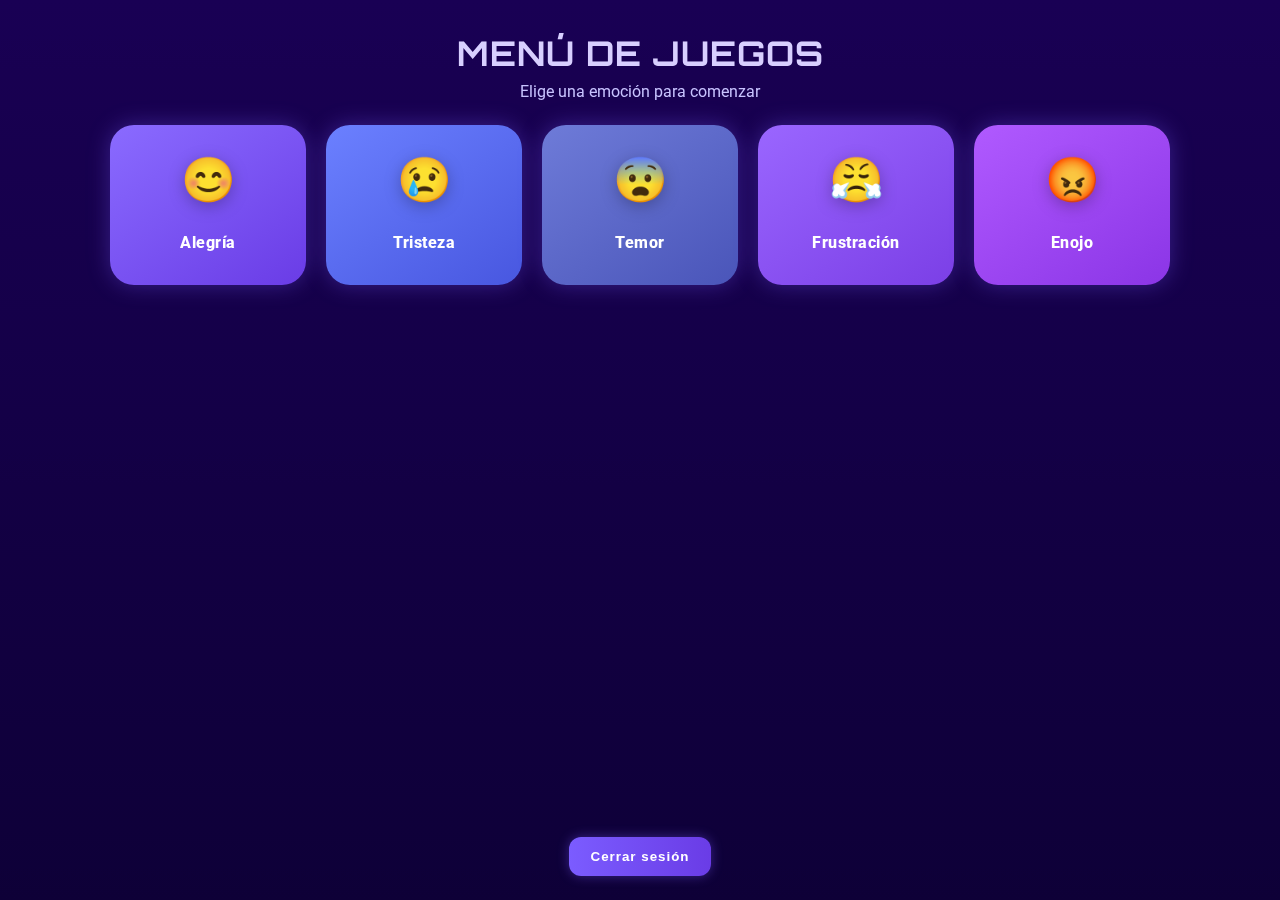
<file: estructuras/menu.html>
<!DOCTYPE html>
<html lang="es">
<head>
  <meta charset="UTF-8" />
  <meta name="viewport" content="width=device-width, initial-scale=1.0" />
  <title>Menú de Juegos</title>
  <link href="https://fonts.googleapis.com/css2?family=Orbitron:wght@600&family=Roboto&display=swap" rel="stylesheet" />
  <link rel="stylesheet" href="../estilos/menu.css" />
</head>
<body>
  <div class="bg-space" aria-hidden="true"></div>

  <main class="menu" role="main" aria-labelledby="tituloMenu">
    <header class="menu__header">
      <h1 id="tituloMenu">MENÚ DE JUEGOS</h1>
      <p class="menu__subtitle">Elige una emoción para comenzar</p>
    </header>

    <section class="menu__grid" aria-label="Lista de juegos por emoción">
      <a class="card alegria" href="alegria.html" aria-label="Jugar Alegría">
        <span class="card__emoji">😊</span>
        <span class="card__label">Alegría</span>
      </a>

      <a class="card tristeza" href="tristeza.html" aria-label="Jugar Tristeza">
        <span class="card__emoji">😢</span>
        <span class="card__label">Tristeza</span>
      </a>

      <a class="card temor" href="temor.html" aria-label="Jugar Temor">
        <span class="card__emoji">😨</span>
        <span class="card__label">Temor</span>
      </a>

      <a class="card frustracion" href="frustracion.html" aria-label="Jugar Frustración">
        <span class="card__emoji">😤</span>
        <span class="card__label">Frustración</span>
      </a>

      <a class="card enojo" href="enojo.html" aria-label="Jugar Enojo">
        <span class="card__emoji">😡</span>
        <span class="card__label">Enojo</span>
      </a>
    </section>

    <footer class="menu__footer">
      <button class="btn-secondary" id = "btnCerrarSesion" type="button">Cerrar sesión</button>
    </footer>
  </main>

   <!-- Script para simular regreso al index -->
  <script>
    // Simula el regreso al index.html sin usar PHP
    document.getElementById('btnCerrarSesion').addEventListener('click', () => {
      document.body.classList.add('body-leave'); // opcional, si agregas animación de salida
      setTimeout(() => {
        window.location.href = '../index.html';
      }, 400);
    });
  </script>
</body>
</html>
</file>
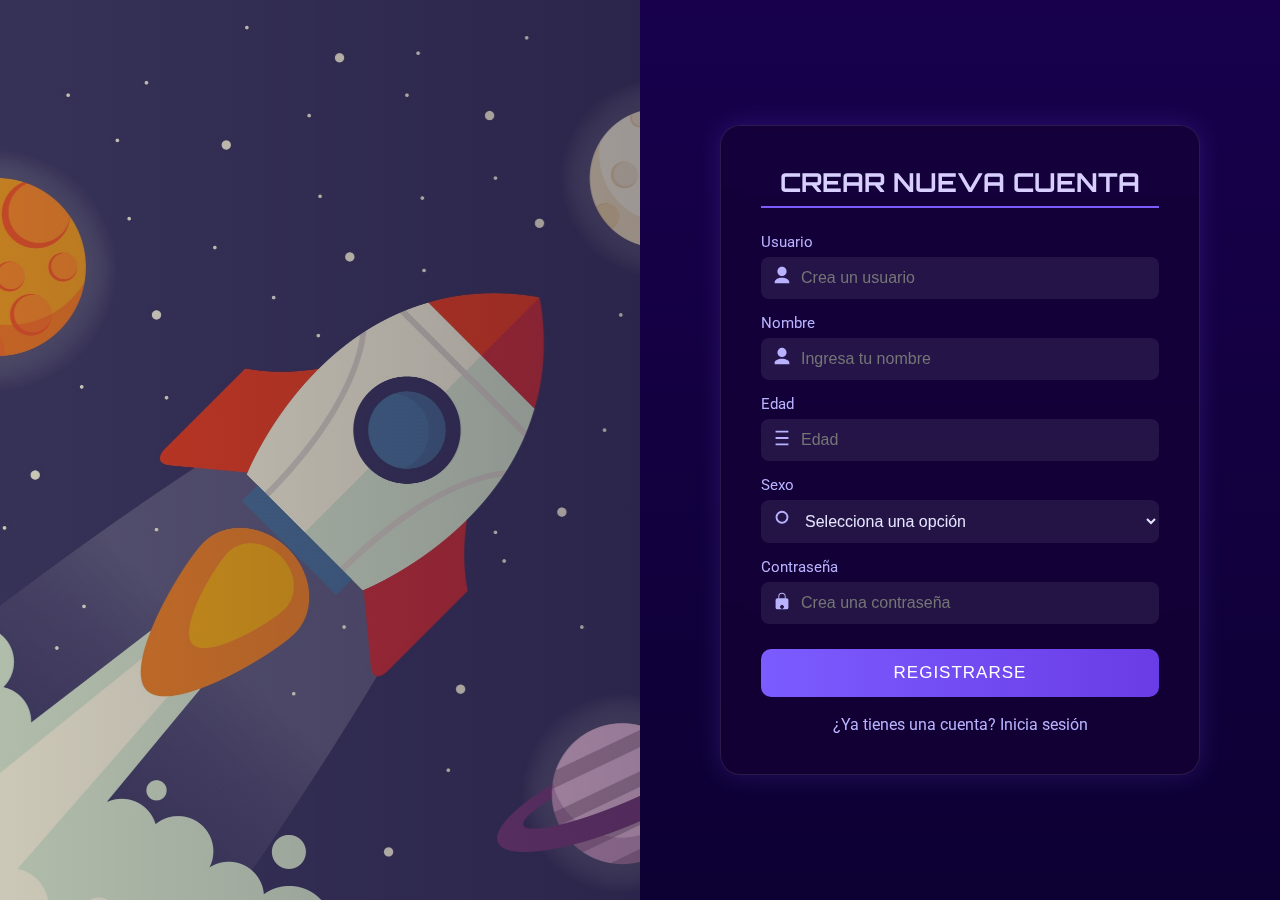
<file: estructuras/registro.html>
<!DOCTYPE html>
<html lang="es">
<head>
  <meta charset="UTF-8" />
  <meta name="viewport" content="width=device-width, initial-scale=1.0" />
  <title>Crear Cuenta</title>

  <!-- Tipografías -->
  <link href="https://fonts.googleapis.com/css2?family=Orbitron:wght@600&family=Roboto&display=swap" rel="stylesheet" />

  <!-- Estilos del registro -->
  <link rel="stylesheet" href="../estilos/registro.css" />
</head>

<body>
  <div class="contenedorLogin">
    
    <!-- Panel con imagen -->
    <div class="panelImagen" aria-hidden="true"></div>

    <!-- Panel derecho -->
    <div class="panelDatos">
      <div class="cajaDatos" role="region" aria-labelledby="tituloRegistro">

        <h1 id="tituloRegistro">CREAR NUEVA CUENTA</h1>

        <form id="formRegistro" action="#" method="POST" novalidate>

          <!-- Usuario -->
          <label for="usuario">Usuario</label>
          <div class="inputGroup">
            <span class="inputIcon" aria-hidden="true">
              <!-- User icon -->
              <svg width="22" height="22" viewBox="0 0 24 24" fill="currentColor">
                <path d="M12 12c2.761 0 5-2.239 5-5s-2.239-5-5-5-5 2.239-5 5 2.239 5 5 5Zm0 2c-4.418 0-8 2.239-8 5v1h16v-1c0-2.761-3.582-5-8-5Z"/>
              </svg>
            </span>
            <input 
              type="text" 
              id="usuario" 
              name="usuario" 
              placeholder="Crea un usuario" 
              minlength="6"
              maxlength="20"
              required
            />
          </div>

          <!-- Nombre -->
          <label for="nombre">Nombre</label>
          <div class="inputGroup">
            <span class="inputIcon" aria-hidden="true">
              <!-- Icono persona -->
              <svg width="22" height="22" viewBox="0 0 24 24" fill="currentColor">
                <path d="M12 2a5 5 0 1 0 0 10A5 5 0 0 0 12 2Zm0 12c-4.336 0-8 2-8 4v2h16v-2c0-2-3.664-4-8-4Z"/>
              </svg>
            </span>
            <input 
              type="text" 
              id="nombre"
              name="nombre"
              placeholder="Ingresa tu nombre"
              maxlength="30"
              required
            />
          </div>

          <!-- Edad -->
          <label for="edad">Edad</label>
          <div class="inputGroup">
            <span class="inputIcon" aria-hidden="true">
              <!-- Icono número -->
              <svg width="22" height="22" fill="currentColor" viewBox="0 0 24 24">
                <path d="M5 4h14v2H5zm0 7h14v2H5zm0 7h14v2H5z"/>
              </svg>
            </span>
            <input 
              type="number" 
              id="edad" 
              name="edad" 
              min="1" 
              max="100"
              placeholder="Edad"
              required
            />
          </div>

          <!-- Sexo -->
          <label for="sexo">Sexo</label>
          <div class="inputGroup">
            <span class="inputIcon" aria-hidden="true">
              <!-- Icono género -->
              <svg width="22" height="22" viewBox="0 0 24 24" fill="currentColor">
                <path d="M12 4a5 5 0 1 0 3.54 8.54A5 5 0 0 0 12 4Zm0-2a7 7 0 1 1 0 14A7 7 0 0 1 12 2Z"/>
              </svg>
            </span>
            <select id="sexo" name="sexo" required>
              <option value="" disabled selected>Selecciona una opción</option>
              <option value="Masculino">Masculino</option>
              <option value="Femenino">Femenino</option>
            </select>
          </div>

          <!-- Contraseña -->
          <label for="contrasena">Contraseña</label>
          <div class="inputGroup">
            <span class="inputIcon" aria-hidden="true">
              <!-- Lock icon -->
              <svg width="22" height="22" viewBox="0 0 24 24" fill="currentColor">
                <path d="M17 9h-1V7a4 4 0 1 0-8 0v2H7a2 2 0 0 0-2 2v8a2 2 0 0 0 2 2h10a2 2 0 0 0 2-2v-8a2 2 0 0 0-2-2Zm-6 7.732V17a1 1 0 1 1 2 0v-.268a2 2 0 1 1-2 0ZM9 7a3 3 0 1 1 6 0v2H9V7Z"/>
              </svg>
            </span>
            <input 
              type="password" 
              id="contrasena" 
              name="contrasena" 
              placeholder="Crea una contraseña"
              minlength="6"
              maxlength="20"
              required
            />
          </div>

          <!-- Botón -->
          <button type="submit" class="btn">
            <span class="btnText">REGISTRARSE</span>
          </button>

          <!-- Volver al login -->
          <div class="backLogin">
            <a href="../index.html">¿Ya tienes una cuenta? Inicia sesión</a>
          </div>

        </form>

      </div>
    </div>

  </div>
</body>
</html>
</file>
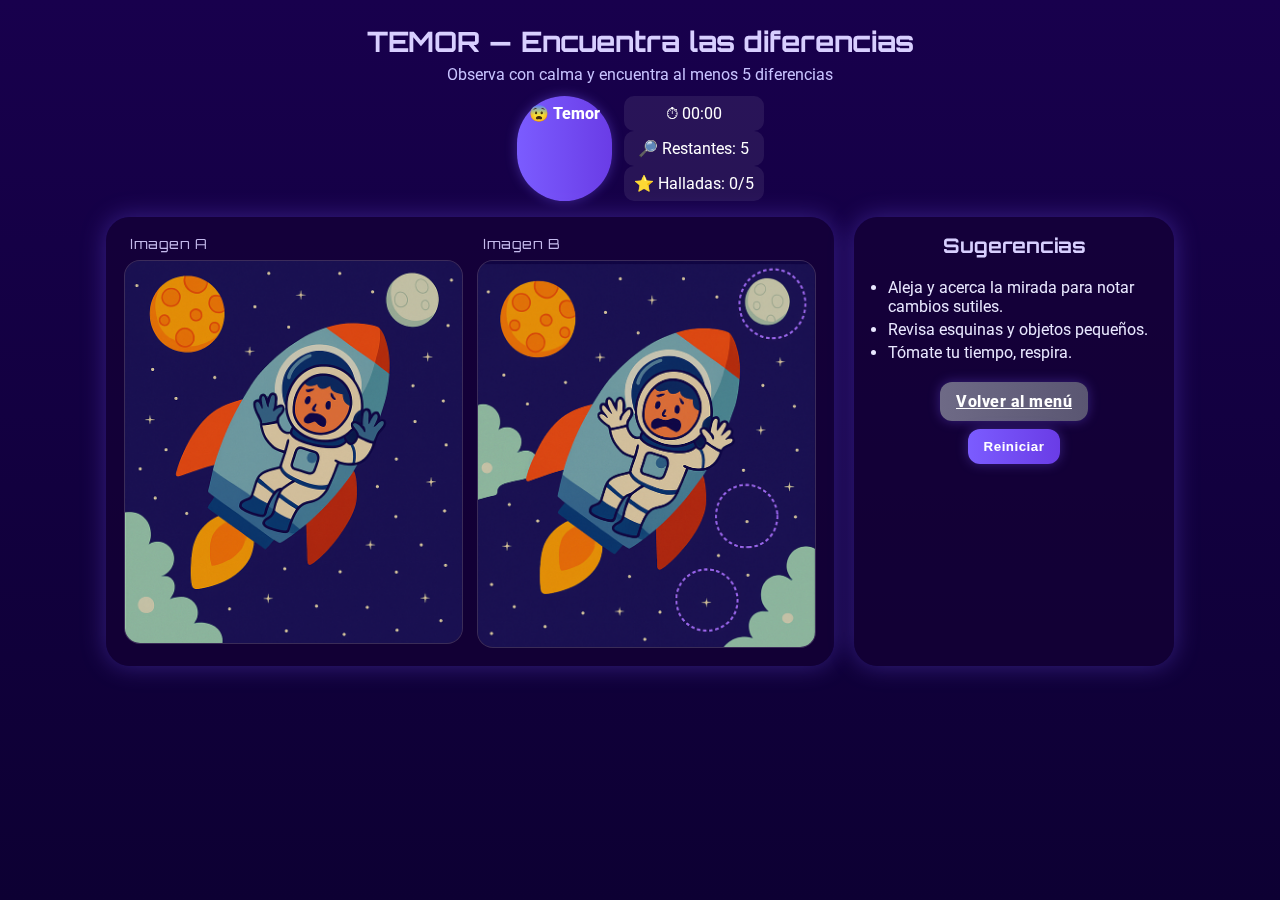
<file: estructuras/temor.html>
<!DOCTYPE html>
<html lang="es">
<head>
  <meta charset="UTF-8" />
  <meta name="viewport" content="width=device-width, initial-scale=1.0"/>
  <title>TEMOR — Encuentra las diferencias</title>
  <link href="https://fonts.googleapis.com/css2?family=Orbitron:wght@600&family=Roboto&display=swap" rel="stylesheet"/>
  <link rel="stylesheet" href="../estilos/temor.css"/>
</head>
<body>
  <div class="bg-space" aria-hidden="true"></div>

  <header class="game-header" role="banner">
    <h1 class="game-title">TEMOR — Encuentra las diferencias</h1>
    <p class="game-subtitle">Observa con calma y encuentra al menos 5 diferencias</p>

    <div class="game-meta" aria-label="Información del juego">
      <div class="chip chip--temor" aria-hidden="true">😨 Temor</div>
      <div class="meta-group">
        <div class="meta-item">⏱ <span id="time">00:00</span></div>
        <div class="meta-item">🔎 Restantes: <span id="left">5</span></div>
        <div class="meta-item">⭐ Halladas: <span id="found">0</span>/5</div>
      </div>
    </div>
  </header>

  <main class="game" role="main">
    <!-- Tablero con dos imágenes: A y B -->
    <section class="board" aria-label="Comparación de imágenes">
      <div class="diff-grid">
        <!-- Imagen A -->
        <figure class="diff-wrap">
          <figcaption class="diff-title">Imagen A</figcaption>
          <div class="diff-stage">
            <!-- Sustituye 'img/temor-A.jpg' por tu ruta real -->
            <img src="../media/ImagenA.png" alt="Escena A para comparar" class="diff-img"/>

            <!-- Hotspots de referencia (mismos puntos que en B). 
                 Sin JS no tienen acción; sirven para alinear y probar visualmente.
                 Cuando agreguemos lógica, estos se harán clicables y marcarán la diferencia. -->
            <button class="hotspot" data-id="1" style="top:18%; left:26%;" aria-label="Posible diferencia 1"></button>
            <button class="hotspot" data-id="2" style="top:36%; left:68%;" aria-label="Posible diferencia 2"></button>
            <button class="hotspot" data-id="3" style="top:55%; left:40%;" aria-label="Posible diferencia 3"></button>
            <button class="hotspot" data-id="4" style="top:72%; left:20%;" aria-label="Posible diferencia 4"></button>
            <button class="hotspot" data-id="5" style="top:80%; left:78%;" aria-label="Posible diferencia 5"></button>
          </div>
        </figure>

        <!-- Imagen B -->
        <figure class="diff-wrap">
          <figcaption class="diff-title">Imagen B</figcaption>
          <div class="diff-stage">
            <!-- Sustituye 'img/temor-B.jpg' por tu ruta real -->
            <img src="../media/ImagenB.png" alt="Escena B para comparar" class="diff-img"/>

            <!-- Hotspots espejo (mismas posiciones) -->
            <button class="hotspot" data-id="1" style="top:18%; left:26%;" aria-label="Posible diferencia 1"></button>
            <button class="hotspot" data-id="2" style="top:36%; left:68%;" aria-label="Posible diferencia 2"></button>
            <button class="hotspot" data-id="3" style="top:55%; left:40%;" aria-label="Posible diferencia 3"></button>
            <button class="hotspot" data-id="4" style="top:72%; left:20%;" aria-label="Posible diferencia 4"></button>
            <button class="hotspot" data-id="5" style="top:80%; left:78%;" aria-label="Posible diferencia 5"></button>
          </div>
        </figure>
      </div>
    </section>

    <!-- Panel lateral con reglas y botones -->
    <aside class="sidebar" aria-label="Ayuda y controles">
      <h2 class="sidebar__title">Sugerencias</h2>
      <ul class="tips">
        <li>Aleja y acerca la mirada para notar cambios sutiles.</li>
        <li>Revisa esquinas y objetos pequeños.</li>
        <li>Tómate tu tiempo, respira.</li>
      </ul>

      <div class="controls">
        <a class="btn-secondary" href="menu.html">Volver al menú</a>
        <button class="btn-primary" type="button" disabled>Reiniciar</button>
      </div>
    </aside>
  </main>
  <script src="../animaciones/temor.js"></script>
</body>
</html>
</file>
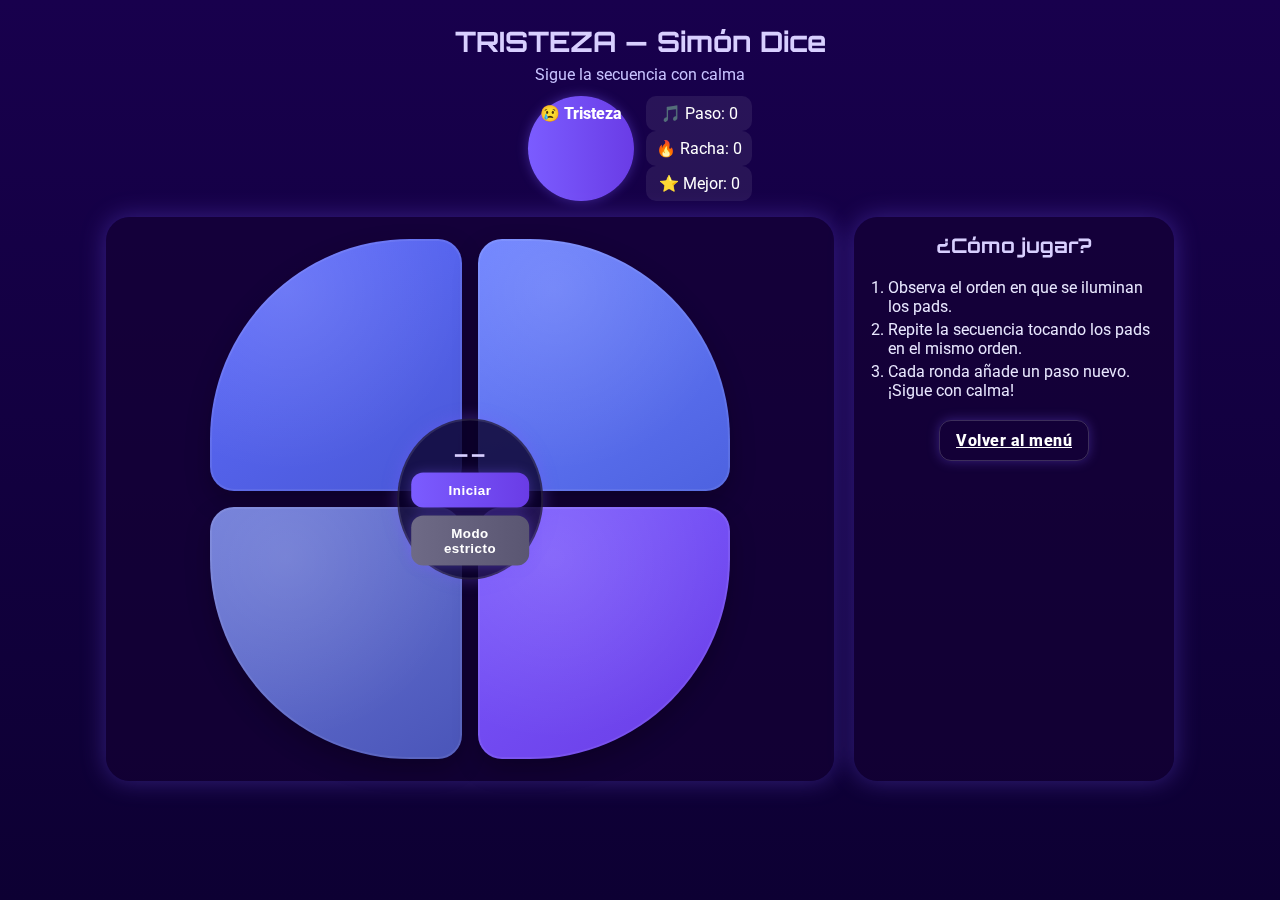
<file: estructuras/tristeza.html>
<!DOCTYPE html>
<html lang="es">
<head>
  <meta charset="UTF-8" />
  <meta name="viewport" content="width=device-width, initial-scale=1.0"/>
  <title>TRISTEZA — Simón Dice</title>
  <link href="https://fonts.googleapis.com/css2?family=Orbitron:wght@600&family=Roboto&display=swap" rel="stylesheet"/>
  <link rel="stylesheet" href="../estilos/tristeza.css"/>
</head>
<body>
  <div class="bg-space" aria-hidden="true"></div>

  <header class="game-header" role="banner">
    <h1 class="game-title">TRISTEZA — Simón Dice</h1>
    <p class="game-subtitle">Sigue la secuencia con calma</p>

    <div class="game-meta" aria-label="Información del juego">
      <div class="chip chip--tristeza" aria-hidden="true">😢 Tristeza</div>
      <div class="meta-group">
        <div class="meta-item">🎵 Paso: <span id="step">0</span></div>
        <div class="meta-item">🔥 Racha: <span id="streak">0</span></div>
        <div class="meta-item">⭐ Mejor: <span id="best">0</span></div>
      </div>
    </div>
  </header>

  <main class="game" role="main">
    <!-- Tablero Simon (2x2) listo para JS futuro -->
    <section class="board" aria-label="Tablero de Simón Dice">
      <div class="simon" role="group" aria-label="Panel de pads">
        <!-- Top-Left -->
        <button class="pad pad--tl" type="button" data-pad="0" aria-label="Pad superior izquierdo"></button>
        <!-- Top-Right -->
        <button class="pad pad--tr" type="button" data-pad="1" aria-label="Pad superior derecho"></button>
        <!-- Bottom-Left -->
        <button class="pad pad--bl" type="button" data-pad="2" aria-label="Pad inferior izquierdo"></button>
        <!-- Bottom-Right -->
        <button class="pad pad--br" type="button" data-pad="3" aria-label="Pad inferior derecho"></button>

        <!-- Centro (marcadores y controles) -->
        <div class="hub" aria-live="polite">
          <div class="hub__display" id="display">--</div>
          <div class="hub__controls">
            <button class="btn-primary" id="btnStart" type="button" disabled>Iniciar</button>
            <button class="btn-secondary" id="btnStrict" type="button" disabled>Modo estricto</button>
          </div>
        </div>
      </div>
    </section>

    <aside class="sidebar" aria-label="Instrucciones">
      <h2 class="sidebar__title">¿Cómo jugar?</h2>
      <ol class="rules">
        <li>Observa el orden en que se iluminan los pads.</li>
        <li>Repite la secuencia tocando los pads en el mismo orden.</li>
        <li>Cada ronda añade un paso nuevo. ¡Sigue con calma!</li>
      </ol>
      <div class="controls">
        <a class="btn-ghost" href="menu.html">Volver al menú</a>
      </div>
    </aside>
  </main>
  <script src="../animaciones/tristeza.js"></script>
</body>
</html>
</file>
<file: login.css>
*, *::before, *::after { box-sizing: border-box; }
html, body { height: 100%; }

body {
  margin: 0;
  font-family: 'Roboto', sans-serif;
  background-color: #0a0033;
  color: #ffffff;
  height: 100vh;
  overflow: hidden;
}

.contenedorLogin { 
    display: flex; 
    height: 100vh; 
}

.panelImagen {
  flex: 1;
  background: 
    linear-gradient(to right, rgba(10, 0, 40, 0.2), rgba(10, 0, 40, 0.4)),
    url('FondoLogin.jpg') no-repeat center center/cover;
}
.panelDatos { 
    flex: 1; 
    background: linear-gradient(180deg, #18004d 0%, #0d0033 100%); 
    display: flex; 
    justify-content: center; 
    align-items: center; 
    padding: 24px; 
}

.cajaDatos {
  width: 100%;
  max-width: 480px;
  background: rgba(20, 0, 50, 0.65);
  padding: 40px;
  border-radius: 20px;
  backdrop-filter: blur(10px);
  border: 1px solid rgba(255, 255, 255, 0.1);
  box-shadow: 0 0 25px rgba(123, 92, 255, 0.2);
  transition: box-shadow 0.3s ease, transform 0.2s ease;
}
.cajaDatos:hover { box-shadow: 0 0 30px rgba(123, 92, 255, 0.4); }

.cajaDatos h1 {
  font-family: 'Orbitron', sans-serif;
  text-align: center;
  font-size: 30px;
  margin: 0 0 24px;
  border-bottom: 2px solid #7b5cff;
  padding-bottom: 12px;
  letter-spacing: 1px;
  color: #d8cfff;
}

form { display: grid; gap: 14px; }
label { font-weight: 700; font-size: 15px; color: #b9b3ff; display: inline-block; }

.inputGroup { position: relative; }
.inputGroup input {
  width: 100%;
  padding: 14px 44px;
  border: none;
  border-radius: 10px;
  background: rgba(255, 255, 255, 0.08);
  color: #e5e5ff;
  font-size: 16px;
  outline: none;
  transition: 0.25s ease;
}
.inputGroup input::placeholder { color: #c9c6ff; opacity: .75; }
.inputGroup input:focus { background: rgba(255,255,255,0.15); box-shadow: 0 0 0 3px rgba(123,92,255,0.35), 0 0 10px #7b5cff; }

.inputIcon {
  position: absolute;
  left: 12px;
  top: 50%;
  transform: translateY(-50%);
  color: #d6d2ff;
  pointer-events: none;
}

.togglePwd {
  position: absolute;
  right: 8px;
  top: 50%;
  transform: translateY(-50%);
  border: none;
  background: transparent;
  color: #e5e5ff;
  padding: 8px;
  border-radius: 8px;
  cursor: pointer;
}
.togglePwd:hover { background: rgba(255,255,255,0.06); }

.fieldHelp { font-size: 13px; color: #c8c3ff; margin: 4px 2px 0; }
.fieldError { font-size: 13px; color: #ff9aa5; margin: 4px 2px 0; display: none; }
.invalid input { box-shadow: 0 0 0 3px rgba(255, 140, 158, 0.4); }
.invalid .fieldError { display: block; }

.row { display: flex; align-items: center; justify-content: space-between; gap: 12px; flex-wrap: wrap; }
.checkbox { display: inline-flex; align-items: center; gap: 8px; font-size: 14px; color: #dcd8ff; }
.checkbox input {
  appearance: none;
  width: 18px;
  height: 18px;
  border-radius: 6px;
  background: rgba(255,255,255,0.08);
  border: 1px solid rgba(255,255,255,0.25);
  display: grid;
  place-items: center;
}
.checkbox input:checked {
  background: linear-gradient(90deg, #7b5cff 0%, #6a3ce6 100%);
  border-color: transparent;
}
.checkbox input:checked::after {
  content: '✓';
  font-size: 13px;
  line-height: 1;
}

.forgot { font-size: 14px; color: #9b90ff; text-decoration: none; }
.forgot:hover { text-decoration: underline; }

.btn {
  width: 100%;
  padding: 14px;
  margin-top: 6px;
  background: linear-gradient(90deg, #7b5cff 0%, #6a3ce6 100%);
  border: none;
  border-radius: 10px;
  color: #fff;
  font-size: 17px;
  font-weight: 800;
  letter-spacing: 1px;
  cursor: pointer;
  display: inline-flex;
  align-items: center;
  justify-content: center;
  gap: 10px;
  box-shadow: 0 0 10px rgba(123, 92, 255, 0.4);
  transition: transform .15s ease, box-shadow .2s ease, opacity .2s ease;
}
.btn:hover { box-shadow: 0 0 20px rgba(123, 92, 255, 0.8); transform: translateY(-2px); }
.btn:disabled { opacity: .7; cursor: not-allowed; }

.spinner {
  width: 18px;
  height: 18px;
  border-radius: 9999px;
  border: 3px solid rgba(255,255,255,0.35);
  border-top-color: #fff;
  animation: spin 0.8s linear infinite;
}
@keyframes spin { to { transform: rotate(360deg); } }

@media (max-width: 768px) {
  /* 1) Permitir scroll en móvil */
  body {
    overflow: auto; /* antes estaba hidden */
  }

  /* 2) Evitar alturas rígidas y usar dvh (viewport real en móviles) */
  .contenedorLogin {
    flex-direction: column;
    height: auto;            /* ya no 100vh fijo */
    min-height: 100dvh;      /* ocupa toda la pantalla, respetando barras del navegador */
  }

  .panelImagen {
    flex: none;
    height: 36dvh; /* antes 40vh; ajusta a tu gusto */
    background: url('FondoLogin.jpg') no-repeat center center/cover;
  }

  .panelDatos {
    flex: none;
    /* en vez de 60vh rígidos, dejamos crecer y que el contenedor pueda scrollear */
    min-height: 0;           /* evita empujar hacia abajo por altura mínima */
    background: linear-gradient(180deg, rgba(20,0,50,0.9), rgba(10,0,40,0.9));
    display: flex;
    align-items: flex-start;  /* arranca arriba, no centrado vertical */
    justify-content: center;
    padding: 20px 16px;

    /* 3) Espacio “respirable” abajo para que el botón no quede pegado */
    padding-bottom: calc(24px + env(safe-area-inset-bottom, 0px));
    overflow: auto;           /* si el teclado reduce el viewport, el form puede hacer scroll */
  }

  .cajaDatos {
    width: 100%;
    max-width: 520px;
    background: rgba(10, 0, 40, 0.7);
    box-shadow: 0 0 20px rgba(123, 92, 255, 0.2);
    padding: 24px;
    margin: 0 auto;
  }

  /* 4) Un poco menos de verticalidad para que todo quepa mejor */
  .cajaDatos h1 { font-size: 24px; margin-bottom: 16px; }
  .inputGroup input { padding: 12px 40px; font-size: 15px; }

  /* 5) Evitar que el botón “toque” el borde inferior */
  .btn {
    margin-top: 10px;
    margin-bottom: 8px; /* crea colchón con el final del viewport */
  }
}
</file>
<file: alegria.css>
/* ===== Base general ===== */
*, *::before, *::after { box-sizing: border-box; }
html, body { height: 100%; }
body {
  margin: 0;
  font-family: 'Roboto', sans-serif;
  color: #fff;
  background: linear-gradient(180deg, #18004d 0%, #0d0033 100%);
  min-height: 100dvh;
}

/* Fondo estelar */
.bg-space {
  position: fixed; inset: 0; z-index: -1;
  background-image:
    radial-gradient(1px 1px at 20% 30%, rgba(255,255,255,0.4), rgba(255,255,255,0) 60%),
    radial-gradient(1px 1px at 40% 60%, rgba(255,255,255,0.35), rgba(255,255,255,0) 60%),
    radial-gradient(1px 1px at 70% 20%, rgba(255,255,255,0.3), rgba(255,255,255,0) 60%),
    linear-gradient(180deg, #18004d 0%, #0d0033 100%);
}

/* Variables */
:root {
  --violet-1: #7b5cff;
  --violet-2: #6a3ce6;
  --violet-3: #9a7dff;
  --panel-bg: rgba(20, 0, 50, 0.6);
}

/* ===== Encabezado ===== */
.game-header {
  max-width: 1100px;
  margin: 0 auto;
  padding: 24px 16px 0;
  text-align: center;
}
.game-title {
  font-family: 'Orbitron', sans-serif;
  font-size: 28px;
  color: #d8cfff;
  margin-bottom: 8px;
}
.game-meta {
  display: flex;
  justify-content: center;
  gap: 16px;
  flex-wrap: wrap;
}
.meta-item {
  background: rgba(255,255,255,0.08);
  padding: 8px 12px;
  border-radius: 10px;
}
.chip {
  background: linear-gradient(90deg, var(--violet-1), var(--violet-2));
  border-radius: 999px;
  padding: 8px 14px;
  font-weight: bold;
  box-shadow: 0 0 12px rgba(123,92,255,.4);
}

/* ===== Layout principal ===== */
.game {
  max-width: 1100px;
  margin: 20px auto;
  display: grid;
  grid-template-columns: 1fr 280px;
  gap: 20px;
  padding: 0 16px;
}

/* ===== Tablero ===== */
.board {
  background: var(--panel-bg);
  border-radius: 20px;
  box-shadow: 0 0 22px rgba(123,92,255,.35);
  padding: 16px;
}
.grid {
  display: grid;
  grid-template-columns: repeat(10, 1fr);
  gap: 6px;
}
.cell {
  display: grid;
  place-items: center;
  aspect-ratio: 1 / 1;
  border-radius: 10px;
  background: rgba(255,255,255,0.08);
  border: 1px solid rgba(255,255,255,0.12);
  font-weight: 800;
  font-size: 20px;
  color: #fff;
}
.cell:hover {
  background: rgba(255,255,255,0.12);
}

/* ===== Sidebar ===== */
.sidebar {
  background: var(--panel-bg);
  border-radius: 20px;
  box-shadow: 0 0 22px rgba(123,92,255,.35);
  padding: 16px;
}
.sidebar__title {
  font-family: 'Orbitron', sans-serif;
  font-size: 20px;
  color: #d8cfff;
  text-align: center;
  margin-bottom: 12px;
}
.word-list {
  list-style: none;
  padding: 0;
  margin: 0;
  display: grid;
  gap: 10px;
}
.word-list li {
  background: rgba(255,255,255,0.06);
  border: 1px solid rgba(255,255,255,0.12);
  padding: 8px;
  border-radius: 10px;
  text-align: center;
  font-weight: bold;
}

/* ===== Footer ===== */
.game-footer {
  max-width: 1100px;
  margin: 0 auto 20px;
  padding: 0 16px;
  display: flex;
  justify-content: center;
  gap: 12px;
}
.btn-primary, .btn-secondary {
  padding: 12px 20px;
  border: none;
  border-radius: 10px;
  font-weight: 800;
  color: #fff;
  cursor: pointer;
}
.btn-primary {
  background: linear-gradient(90deg, var(--violet-1), var(--violet-2));
}
.btn-secondary {
  background: linear-gradient(90deg, #6e6a86, #5a5672);
}

/* ===== Responsive ===== */
@media (max-width: 960px) {
  .game {
    grid-template-columns: 1fr;
  }
  .sidebar {
    order: -1;
  }
}
@media (max-width: 420px) {
  .game-title {
    font-size: 22px;
  }
}


.cell.is-active {
  background: rgba(123, 92, 255, 0.5);
  box-shadow: 0 0 8px rgba(123, 92, 255, 0.7);
}

.cell.is-found {
  background: linear-gradient(145deg, #7b5cff, #6a3ce6);
  color: #fff;
  border-color: transparent;
}
</file>
<file: temor.css>
/* ===== Base ===== */
*, *::before, *::after { box-sizing: border-box; }
html, body { height: 100%; }
body {
  margin: 0;
  font-family: 'Roboto', sans-serif;
  color: #ffffff;
  background: linear-gradient(180deg, #18004d 0%, #0d0033 100%);
  min-height: 100dvh;
}

/* Fondo espacial sutil (coherente con el resto del sitio) */
.bg-space {
  position: fixed; inset: 0; z-index: -1;
  background-image:
    radial-gradient(1px 1px at 15% 25%, rgba(255,255,255,0.35), rgba(255,255,255,0) 60%),
    radial-gradient(1px 1px at 55% 70%, rgba(255,255,255,0.25), rgba(255,255,255,0) 60%),
    radial-gradient(1px 1px at 80% 20%, rgba(255,255,255,0.3), rgba(255,255,255,0) 60%),
    linear-gradient(180deg, #18004d 0%, #0d0033 100%);
}

/* ===== Encabezado / Meta ===== */
.game-header { max-width: 1100px; margin: 0 auto; padding: 24px 16px 0; text-align: center; }
.game-title { font-family: 'Orbitron', sans-serif; font-size: 28px; color: #d8cfff; margin: 0 0 6px; }
.game-subtitle { color: #c8c3ff; margin: 0 0 12px; }
.game-meta { display: flex; justify-content: center; gap: 12px; flex-wrap: wrap; }
.meta-item { background: rgba(255,255,255,0.08); padding: 8px 10px; border-radius: 10px; }
.chip { padding: 8px 12px; border-radius: 999px; background: linear-gradient(90deg, #7b5cff, #6a3ce6); font-weight: 800; box-shadow: 0 0 12px rgba(123,92,255,.4); }

/* ===== Layout principal ===== */
.game {
  max-width: 1100px;
  margin: 16px auto 24px;
  padding: 0 16px;
  display: grid;
  grid-template-columns: 1fr 320px;
  gap: 20px;
}

/* ===== Tablero de diferencias ===== */
.board {
  background: rgba(20,0,50,0.6);
  border-radius: 24px;
  box-shadow: 0 0 24px rgba(123,92,255,.35);
  padding: 18px;
}
.diff-grid {
  display: grid;
  grid-template-columns: 1fr 1fr;
  gap: 14px;
}
.diff-wrap { margin: 0; }
.diff-title {
  font-family: 'Orbitron', sans-serif;
  font-size: 14px;
  color: #d8cfff;
  letter-spacing: .5px;
  margin: 0 0 8px 6px;
  opacity: .9;
}

.diff-stage {
  position: relative;
  width: 100%;
  /* aspect-ratio: 16/10; ajusta según tu imagen */
  overflow: hidden;
  border-radius: 16px;
  background: rgba(255,255,255,0.06);
  border: 1px solid rgba(255,255,255,0.12);
  box-shadow: inset 0 0 0 1px rgba(255,255,255,0.06);
}
.diff-img {
  width: 100%;
  height: 100%;
  object-fit: cover;
  display: block;
  filter: saturate(105%);
}

/* Hotspots (puntos de diferencia). 
   Por defecto: invisibles; para debug, añade .hotspot--demo al contenedor o a cada hotspot. */
.hotspot {
  position: absolute;
  width: clamp(20px, 3.6vw, 30px);
  aspect-ratio: 1/1;
  border-radius: 999px;
  background: transparent;
  border: 2px dashed rgba(255,255,255,0.0);
  box-shadow: 0 0 0 0 rgba(123,92,255,0);
  cursor: crosshair;
  transition: box-shadow .2s ease, border-color .2s ease;
}
.diff-stage:hover .hotspot { border-color: rgba(255,255,255,0.05); } /* guía sutil al pasar el mouse */

/* Estados que activaremos con JS más adelante */
.hotspot.is-found {
  border-style: solid;
  border-color: rgba(255,255,255,0.2);
  box-shadow: 0 0 18px rgba(123,92,255,.8), 0 0 0 3px rgba(123,92,255,.35);
}

/* Modo demostración: mostrar hotspots (para alinear y probar sin JS) */
.hotspot--demo,
.diff-stage.demo .hotspot {
  border-color: rgba(255,255,255,0.28);
  box-shadow: 0 0 10px rgba(123,92,255,.55);
}

/* ===== Sidebar ===== */
.sidebar {
  background: rgba(20,0,50,0.6);
  border-radius: 24px;
  box-shadow: 0 0 24px rgba(123,92,255,.35);
  padding: 16px;
  display: grid;
  align-content: start;
  gap: 12px;
}
.sidebar__title { font-family: 'Orbitron', sans-serif; font-size: 20px; color: #d8cfff; margin: 0 0 8px; text-align: center; }
.tips { margin: 0; padding-left: 18px; color: #e9e7ff; }
.tips li + li { margin-top: 4px; }

.controls { display: grid; place-items: center; gap: 8px; margin-top: 8px; }
.btn-primary, .btn-secondary {
  padding: 10px 16px; border: none; border-radius: 12px; color: #fff; font-weight: 800; letter-spacing: .5px;
  box-shadow: 0 0 12px rgba(123,92,255,.35);
}
.btn-primary { background: linear-gradient(90deg, #7b5cff, #6a3ce6); }
.btn-secondary { background: linear-gradient(90deg, #6e6a86, #5a5672); }

/* ===== Responsivo ===== */
@media (max-width: 960px) {
  .game { grid-template-columns: 1fr; }
  .sidebar { order: 2; }
  .board { order: 1; }
}
@media (max-width: 680px) {
  .diff-grid { grid-template-columns: 1fr; }
  .diff-title { margin-left: 2px; }
}
</file>
<file: tristeza.css>
/* ===== Base ===== */
*, *::before, *::after { box-sizing: border-box; }
html, body { height: 100%; }
body {
  margin: 0;
  font-family: 'Roboto', sans-serif;
  color: #ffffff;
  background: linear-gradient(180deg, #18004d 0%, #0d0033 100%);
  min-height: 100dvh;
}

/* Fondo espacial sutil (coherente con login/menú) */
.bg-space {
  position: fixed; inset: 0; z-index: -1;
  background-image:
    radial-gradient(1px 1px at 20% 30%, rgba(255,255,255,0.35), rgba(255,255,255,0) 60%),
    radial-gradient(1px 1px at 45% 70%, rgba(255,255,255,0.25), rgba(255,255,255,0) 60%),
    radial-gradient(1px 1px at 70% 20%, rgba(255,255,255,0.3), rgba(255,255,255,0) 60%),
    linear-gradient(180deg, #18004d 0%, #0d0033 100%);
}

/* ===== Header / Meta ===== */
.game-header { max-width: 1100px; margin: 0 auto; padding: 24px 16px 0; text-align: center; }
.game-title { font-family: 'Orbitron', sans-serif; font-size: 28px; color: #d8cfff; margin: 0 0 6px; }
.game-subtitle { color: #c8c3ff; margin: 0 0 12px; }
.game-meta { display: flex; justify-content: center; gap: 12px; flex-wrap: wrap; }
.meta-item { background: rgba(255,255,255,0.08); padding: 8px 10px; border-radius: 10px; }
.chip { padding: 8px 12px; border-radius: 999px; background: linear-gradient(90deg, #7b5cff, #6a3ce6); font-weight: 800; box-shadow: 0 0 12px rgba(123,92,255,.4); }

/* ===== Layout principal ===== */
.game {
  max-width: 1100px;
  margin: 16px auto 24px;
  padding: 0 16px;
  display: grid;
  grid-template-columns: 1fr 320px;
  gap: 20px;
}

/* ===== Simon Board ===== */
.board {
  background: rgba(20,0,50,0.6);
  border-radius: 24px;
  box-shadow: 0 0 24px rgba(123,92,255,.35);
  padding: 22px;
  display: grid;
  place-items: center;
}

.simon {
  position: relative;
  width: min(520px, 82vw);
  aspect-ratio: 1/1;
  display: grid;
  grid-template-columns: 1fr 1fr;
  gap: 16px;
  border-radius: 50%;
}

/* Pads (4 cuadrantes) */
.pad {
  border: none;
  cursor: pointer;
  border-radius: 24px;
  box-shadow: inset 0 0 0 2px rgba(255,255,255,0.08), 0 10px 24px rgba(0,0,0,0.25);
  background: radial-gradient(120% 120% at 30% 20%, rgba(255,255,255,0.12), rgba(255,255,255,0) 60%),
              linear-gradient(145deg, #5560d6, #3a48b8);
  transition: transform .06s ease, box-shadow .15s ease, filter .15s ease;
}
.pad:active { transform: translateY(1px); }

/* Cuadrante específico con sutiles variaciones (siempre en gama azul/violeta) */
.pad--tl { border-top-left-radius: 200px; background-image: radial-gradient(120% 120% at 30% 20%, rgba(255,255,255,0.12), rgba(255,255,255,0) 60%), linear-gradient(145deg, #5f6cff, #4958d6); }
.pad--tr { border-top-right-radius: 200px; background-image: radial-gradient(120% 120% at 30% 20%, rgba(255,255,255,0.12), rgba(255,255,255,0) 60%), linear-gradient(145deg, #6b80ff, #4d62e0); }
.pad--bl { border-bottom-left-radius: 200px; background-image: radial-gradient(120% 120% at 30% 20%, rgba(255,255,255,0.12), rgba(255,255,255,0) 60%), linear-gradient(145deg, #6e7bd8, #4a55b9); }
.pad--br { border-bottom-right-radius: 200px; background-image: radial-gradient(120% 120% at 30% 20%, rgba(255,255,255,0.12), rgba(255,255,255,0) 60%), linear-gradient(145deg, #7b5cff, #6a3ce6); }

/* Centro (hub) */
.hub {
  position: absolute;
  inset: 50% auto auto 50%;
  transform: translate(-50%, -50%);
  width: clamp(140px, 28%, 180px);
  aspect-ratio: 1/1;
  border-radius: 50%;
  background: rgba(10,0,40,0.8);
  border: 2px solid rgba(255,255,255,0.1);
  box-shadow: 0 0 16px rgba(123,92,255,.35);
  display: grid;
  grid-template-rows: 1fr auto;
  align-items: center;
  justify-items: center;
  padding: 12px;
}
.hub__display {
  font-family: 'Orbitron', sans-serif;
  font-size: clamp(24px, 5vw, 32px);
  color: #d8cfff;
}
.hub__controls { display: grid; gap: 8px; }
.btn-primary, .btn-secondary, .btn-ghost {
  padding: 10px 16px; border: none; border-radius: 12px; color: #fff; font-weight: 800; letter-spacing: .5px;
  box-shadow: 0 0 12px rgba(123,92,255,.35);
}
.btn-primary { background: linear-gradient(90deg, #7b5cff, #6a3ce6); }
.btn-secondary { background: linear-gradient(90deg, #6e6a86, #5a5672); }
.btn-ghost { background: transparent; border: 1px solid rgba(255,255,255,0.18); }

/* Estados pensados para el futuro JS */
.pad.is-on    { filter: brightness(1.35) saturate(1.15); box-shadow: inset 0 0 0 2px rgba(255,255,255,0.2), 0 0 24px rgba(123,92,255,.6); }
.pad.is-error { filter: brightness(.8) saturate(.9);     box-shadow: inset 0 0 0 2px rgba(255,120,120,0.4), 0 0 16px rgba(255,120,120,.45); }
.hub.is-error .hub__display { color: #ff9aa5; }

/* ===== Sidebar ===== */
.sidebar {
  background: rgba(20,0,50,0.6);
  border-radius: 24px;
  box-shadow: 0 0 24px rgba(123,92,255,.35);
  padding: 16px;
  display: grid;
  align-content: start;
  gap: 12px;
}
.sidebar__title { font-family: 'Orbitron', sans-serif; font-size: 20px; color: #d8cfff; margin: 0 0 8px; text-align: center; }
.rules { margin: 0; padding-left: 18px; color: #e9e7ff; }
.rules li + li { margin-top: 4px; }
.controls { display: grid; place-items: center; margin-top: 8px; }

/* ===== Responsive ===== */
@media (max-width: 960px) {
  .game { grid-template-columns: 1fr; }
  .sidebar { order: 2; }
  .board { order: 1; }
}
@media (max-width: 420px) {
  .game-title { font-size: 22px; }
  .simon { gap: 12px; }
}
</file>
<file: estilos/alegria.css>
/* ===== Base general ===== */
*, *::before, *::after { box-sizing: border-box; }
html, body { height: 100%; }
body {
  margin: 0;
  font-family: 'Roboto', sans-serif;
  color: #fff;
  background: linear-gradient(180deg, #18004d 0%, #0d0033 100%);
  min-height: 100dvh;
}

/* Fondo estelar */
.bg-space {
  position: fixed; inset: 0; z-index: -1;
  background-image:
    radial-gradient(1px 1px at 20% 30%, rgba(255,255,255,0.4), rgba(255,255,255,0) 60%),
    radial-gradient(1px 1px at 40% 60%, rgba(255,255,255,0.35), rgba(255,255,255,0) 60%),
    radial-gradient(1px 1px at 70% 20%, rgba(255,255,255,0.3), rgba(255,255,255,0) 60%),
    linear-gradient(180deg, #18004d 0%, #0d0033 100%);
}

/* Variables */
:root {
  --violet-1: #7b5cff;
  --violet-2: #6a3ce6;
  --violet-3: #9a7dff;
  --panel-bg: rgba(20, 0, 50, 0.6);
}

/* ===== Encabezado ===== */
.game-header {
  max-width: 1100px;
  margin: 0 auto;
  padding: 24px 16px 0;
  text-align: center;
}
.game-title {
  font-family: 'Orbitron', sans-serif;
  font-size: 28px;
  color: #d8cfff;
  margin-bottom: 8px;
}
.game-meta {
  display: flex;
  justify-content: center;
  gap: 16px;
  flex-wrap: wrap;
}
.meta-item {
  background: rgba(255,255,255,0.08);
  padding: 8px 12px;
  border-radius: 10px;
}
.chip {
  background: linear-gradient(90deg, var(--violet-1), var(--violet-2));
  border-radius: 999px;
  padding: 8px 14px;
  font-weight: bold;
  box-shadow: 0 0 12px rgba(123,92,255,.4);
}

/* ===== Layout principal ===== */
.game {
  max-width: 1100px;
  margin: 20px auto;
  display: grid;
  grid-template-columns: 1fr 280px;
  gap: 20px;
  padding: 0 16px;
}

/* ===== Tablero ===== */
.board {
  background: var(--panel-bg);
  border-radius: 20px;
  box-shadow: 0 0 22px rgba(123,92,255,.35);
  padding: 16px;
}
.grid {
  display: grid;
  grid-template-columns: repeat(10, 1fr);
  gap: 6px;
}
.cell {
  display: grid;
  place-items: center;
  aspect-ratio: 1 / 1;
  border-radius: 10px;
  background: rgba(255,255,255,0.08);
  border: 1px solid rgba(255,255,255,0.12);
  font-weight: 800;
  font-size: 20px;
  color: #fff;
}
.cell:hover {
  background: rgba(255,255,255,0.12);
}

/* ===== Sidebar ===== */
.sidebar {
  background: var(--panel-bg);
  border-radius: 20px;
  box-shadow: 0 0 22px rgba(123,92,255,.35);
  padding: 16px;
}
.sidebar__title {
  font-family: 'Orbitron', sans-serif;
  font-size: 20px;
  color: #d8cfff;
  text-align: center;
  margin-bottom: 12px;
}
.word-list {
  list-style: none;
  padding: 0;
  margin: 0;
  display: grid;
  gap: 10px;
}
.word-list li {
  background: rgba(255,255,255,0.06);
  border: 1px solid rgba(255,255,255,0.12);
  padding: 8px;
  border-radius: 10px;
  text-align: center;
  font-weight: bold;
}

/* ===== Footer ===== */
.game-footer {
  max-width: 1100px;
  margin: 0 auto 20px;
  padding: 0 16px;
  display: flex;
  justify-content: center;
  gap: 12px;
}
.btn-primary, .btn-secondary {
  padding: 12px 20px;
  border: none;
  border-radius: 10px;
  font-weight: 800;
  color: #fff;
  cursor: pointer;
}
.btn-primary {
  background: linear-gradient(90deg, var(--violet-1), var(--violet-2));
}
.btn-secondary {
  background: linear-gradient(90deg, #6e6a86, #5a5672);
}

/* ===== Responsive ===== */
@media (max-width: 960px) {
  .game {
    grid-template-columns: 1fr;
  }
  .sidebar {
    order: -1;
  }
}
@media (max-width: 420px) {
  .game-title {
    font-size: 22px;
  }
}


.cell.is-active {
  background: rgba(123, 92, 255, 0.5);
  box-shadow: 0 0 8px rgba(123, 92, 255, 0.7);
}

.cell.is-found {
  background: linear-gradient(145deg, #7b5cff, #6a3ce6);
  color: #fff;
  border-color: transparent;
}
</file>
<file: estilos/temor.css>
/* ===== Base ===== */
*, *::before, *::after { box-sizing: border-box; }
html, body { height: 100%; }
body {
  margin: 0;
  font-family: 'Roboto', sans-serif;
  color: #ffffff;
  background: linear-gradient(180deg, #18004d 0%, #0d0033 100%);
  min-height: 100dvh;
}

/* Fondo espacial sutil (coherente con el resto del sitio) */
.bg-space {
  position: fixed; inset: 0; z-index: -1;
  background-image:
    radial-gradient(1px 1px at 15% 25%, rgba(255,255,255,0.35), rgba(255,255,255,0) 60%),
    radial-gradient(1px 1px at 55% 70%, rgba(255,255,255,0.25), rgba(255,255,255,0) 60%),
    radial-gradient(1px 1px at 80% 20%, rgba(255,255,255,0.3), rgba(255,255,255,0) 60%),
    linear-gradient(180deg, #18004d 0%, #0d0033 100%);
}

/* ===== Encabezado / Meta ===== */
.game-header { max-width: 1100px; margin: 0 auto; padding: 24px 16px 0; text-align: center; }
.game-title { font-family: 'Orbitron', sans-serif; font-size: 28px; color: #d8cfff; margin: 0 0 6px; }
.game-subtitle { color: #c8c3ff; margin: 0 0 12px; }
.game-meta { display: flex; justify-content: center; gap: 12px; flex-wrap: wrap; }
.meta-item { background: rgba(255,255,255,0.08); padding: 8px 10px; border-radius: 10px; }
.chip { padding: 8px 12px; border-radius: 999px; background: linear-gradient(90deg, #7b5cff, #6a3ce6); font-weight: 800; box-shadow: 0 0 12px rgba(123,92,255,.4); }

/* ===== Layout principal ===== */
.game {
  max-width: 1100px;
  margin: 16px auto 24px;
  padding: 0 16px;
  display: grid;
  grid-template-columns: 1fr 320px;
  gap: 20px;
}

/* ===== Tablero de diferencias ===== */
.board {
  background: rgba(20,0,50,0.6);
  border-radius: 24px;
  box-shadow: 0 0 24px rgba(123,92,255,.35);
  padding: 18px;
}
.diff-grid {
  display: grid;
  grid-template-columns: 1fr 1fr;
  gap: 14px;
}
.diff-wrap { margin: 0; }
.diff-title {
  font-family: 'Orbitron', sans-serif;
  font-size: 14px;
  color: #d8cfff;
  letter-spacing: .5px;
  margin: 0 0 8px 6px;
  opacity: .9;
}

.diff-stage {
  position: relative;
  width: 100%;
  /* aspect-ratio: 16/10; ajusta según tu imagen */
  overflow: hidden;
  border-radius: 16px;
  background: rgba(255,255,255,0.06);
  border: 1px solid rgba(255,255,255,0.12);
  box-shadow: inset 0 0 0 1px rgba(255,255,255,0.06);
}
.diff-img {
  width: 100%;
  height: 100%;
  object-fit: cover;
  display: block;
  filter: saturate(105%);
}

/* Hotspots (puntos de diferencia). 
   Por defecto: invisibles; para debug, añade .hotspot--demo al contenedor o a cada hotspot. */
.hotspot {
  position: absolute;
  width: clamp(20px, 3.6vw, 30px);
  aspect-ratio: 1/1;
  border-radius: 999px;
  background: transparent;
  border: 2px dashed rgba(255,255,255,0.0);
  box-shadow: 0 0 0 0 rgba(123,92,255,0);
  cursor: crosshair;
  transition: box-shadow .2s ease, border-color .2s ease;
}
.diff-stage:hover .hotspot { border-color: rgba(255,255,255,0.05); } /* guía sutil al pasar el mouse */

/* Estados que activaremos con JS más adelante */
.hotspot.is-found {
  border-style: solid;
  border-color: rgba(255,255,255,0.2);
  box-shadow: 0 0 18px rgba(123,92,255,.8), 0 0 0 3px rgba(123,92,255,.35);
}

/* Modo demostración: mostrar hotspots (para alinear y probar sin JS) */
.hotspot--demo,
.diff-stage.demo .hotspot {
  border-color: rgba(255,255,255,0.28);
  box-shadow: 0 0 10px rgba(123,92,255,.55);
}

/* ===== Sidebar ===== */
.sidebar {
  background: rgba(20,0,50,0.6);
  border-radius: 24px;
  box-shadow: 0 0 24px rgba(123,92,255,.35);
  padding: 16px;
  display: grid;
  align-content: start;
  gap: 12px;
}
.sidebar__title { font-family: 'Orbitron', sans-serif; font-size: 20px; color: #d8cfff; margin: 0 0 8px; text-align: center; }
.tips { margin: 0; padding-left: 18px; color: #e9e7ff; }
.tips li + li { margin-top: 4px; }

.controls { display: grid; place-items: center; gap: 8px; margin-top: 8px; }
.btn-primary, .btn-secondary {
  padding: 10px 16px; border: none; border-radius: 12px; color: #fff; font-weight: 800; letter-spacing: .5px;
  box-shadow: 0 0 12px rgba(123,92,255,.35);
}
.btn-primary { background: linear-gradient(90deg, #7b5cff, #6a3ce6); }
.btn-secondary { background: linear-gradient(90deg, #6e6a86, #5a5672); }

/* ===== Responsivo ===== */
@media (max-width: 960px) {
  .game { grid-template-columns: 1fr; }
  .sidebar { order: 2; }
  .board { order: 1; }
}
@media (max-width: 680px) {
  .diff-grid { grid-template-columns: 1fr; }
  .diff-title { margin-left: 2px; }
}
</file>
<file: estilos/tristeza.css>
/* ===== Base ===== */
*, *::before, *::after { box-sizing: border-box; }
html, body { height: 100%; }
body {
  margin: 0;
  font-family: 'Roboto', sans-serif;
  color: #ffffff;
  background: linear-gradient(180deg, #18004d 0%, #0d0033 100%);
  min-height: 100dvh;
}

/* Fondo espacial sutil (coherente con login/menú) */
.bg-space {
  position: fixed; inset: 0; z-index: -1;
  background-image:
    radial-gradient(1px 1px at 20% 30%, rgba(255,255,255,0.35), rgba(255,255,255,0) 60%),
    radial-gradient(1px 1px at 45% 70%, rgba(255,255,255,0.25), rgba(255,255,255,0) 60%),
    radial-gradient(1px 1px at 70% 20%, rgba(255,255,255,0.3), rgba(255,255,255,0) 60%),
    linear-gradient(180deg, #18004d 0%, #0d0033 100%);
}

/* ===== Header / Meta ===== */
.game-header { max-width: 1100px; margin: 0 auto; padding: 24px 16px 0; text-align: center; }
.game-title { font-family: 'Orbitron', sans-serif; font-size: 28px; color: #d8cfff; margin: 0 0 6px; }
.game-subtitle { color: #c8c3ff; margin: 0 0 12px; }
.game-meta { display: flex; justify-content: center; gap: 12px; flex-wrap: wrap; }
.meta-item { background: rgba(255,255,255,0.08); padding: 8px 10px; border-radius: 10px; }
.chip { padding: 8px 12px; border-radius: 999px; background: linear-gradient(90deg, #7b5cff, #6a3ce6); font-weight: 800; box-shadow: 0 0 12px rgba(123,92,255,.4); }

/* ===== Layout principal ===== */
.game {
  max-width: 1100px;
  margin: 16px auto 24px;
  padding: 0 16px;
  display: grid;
  grid-template-columns: 1fr 320px;
  gap: 20px;
}

/* ===== Simon Board ===== */
.board {
  background: rgba(20,0,50,0.6);
  border-radius: 24px;
  box-shadow: 0 0 24px rgba(123,92,255,.35);
  padding: 22px;
  display: grid;
  place-items: center;
}

.simon {
  position: relative;
  width: min(520px, 82vw);
  aspect-ratio: 1/1;
  display: grid;
  grid-template-columns: 1fr 1fr;
  gap: 16px;
  border-radius: 50%;
}

/* Pads (4 cuadrantes) */
.pad {
  border: none;
  cursor: pointer;
  border-radius: 24px;
  box-shadow: inset 0 0 0 2px rgba(255,255,255,0.08), 0 10px 24px rgba(0,0,0,0.25);
  background: radial-gradient(120% 120% at 30% 20%, rgba(255,255,255,0.12), rgba(255,255,255,0) 60%),
              linear-gradient(145deg, #5560d6, #3a48b8);
  transition: transform .06s ease, box-shadow .15s ease, filter .15s ease;
}
.pad:active { transform: translateY(1px); }

/* Cuadrante específico con sutiles variaciones (siempre en gama azul/violeta) */
.pad--tl { border-top-left-radius: 200px; background-image: radial-gradient(120% 120% at 30% 20%, rgba(255,255,255,0.12), rgba(255,255,255,0) 60%), linear-gradient(145deg, #5f6cff, #4958d6); }
.pad--tr { border-top-right-radius: 200px; background-image: radial-gradient(120% 120% at 30% 20%, rgba(255,255,255,0.12), rgba(255,255,255,0) 60%), linear-gradient(145deg, #6b80ff, #4d62e0); }
.pad--bl { border-bottom-left-radius: 200px; background-image: radial-gradient(120% 120% at 30% 20%, rgba(255,255,255,0.12), rgba(255,255,255,0) 60%), linear-gradient(145deg, #6e7bd8, #4a55b9); }
.pad--br { border-bottom-right-radius: 200px; background-image: radial-gradient(120% 120% at 30% 20%, rgba(255,255,255,0.12), rgba(255,255,255,0) 60%), linear-gradient(145deg, #7b5cff, #6a3ce6); }

/* Centro (hub) */
.hub {
  position: absolute;
  inset: 50% auto auto 50%;
  transform: translate(-50%, -50%);
  width: clamp(140px, 28%, 180px);
  aspect-ratio: 1/1;
  border-radius: 50%;
  background: rgba(10,0,40,0.8);
  border: 2px solid rgba(255,255,255,0.1);
  box-shadow: 0 0 16px rgba(123,92,255,.35);
  display: grid;
  grid-template-rows: 1fr auto;
  align-items: center;
  justify-items: center;
  padding: 12px;
}
.hub__display {
  font-family: 'Orbitron', sans-serif;
  font-size: clamp(24px, 5vw, 32px);
  color: #d8cfff;
}
.hub__controls { display: grid; gap: 8px; }
.btn-primary, .btn-secondary, .btn-ghost {
  padding: 10px 16px; border: none; border-radius: 12px; color: #fff; font-weight: 800; letter-spacing: .5px;
  box-shadow: 0 0 12px rgba(123,92,255,.35);
}
.btn-primary { background: linear-gradient(90deg, #7b5cff, #6a3ce6); }
.btn-secondary { background: linear-gradient(90deg, #6e6a86, #5a5672); }
.btn-ghost { background: transparent; border: 1px solid rgba(255,255,255,0.18); }

/* Estados pensados para el futuro JS */
.pad.is-on    { filter: brightness(1.35) saturate(1.15); box-shadow: inset 0 0 0 2px rgba(255,255,255,0.2), 0 0 24px rgba(123,92,255,.6); }
.pad.is-error { filter: brightness(.8) saturate(.9);     box-shadow: inset 0 0 0 2px rgba(255,120,120,0.4), 0 0 16px rgba(255,120,120,.45); }
.hub.is-error .hub__display { color: #ff9aa5; }

/* ===== Sidebar ===== */
.sidebar {
  background: rgba(20,0,50,0.6);
  border-radius: 24px;
  box-shadow: 0 0 24px rgba(123,92,255,.35);
  padding: 16px;
  display: grid;
  align-content: start;
  gap: 12px;
}
.sidebar__title { font-family: 'Orbitron', sans-serif; font-size: 20px; color: #d8cfff; margin: 0 0 8px; text-align: center; }
.rules { margin: 0; padding-left: 18px; color: #e9e7ff; }
.rules li + li { margin-top: 4px; }
.controls { display: grid; place-items: center; margin-top: 8px; }

/* ===== Responsive ===== */
@media (max-width: 960px) {
  .game { grid-template-columns: 1fr; }
  .sidebar { order: 2; }
  .board { order: 1; }
}
@media (max-width: 420px) {
  .game-title { font-size: 22px; }
  .simon { gap: 12px; }
}
</file>
<file: enojo.css>
/* ===== Reset & base ===== */
*, *::before, *::after { box-sizing: border-box; }
html, body { height: 100%; }
body {
  margin: 0;
  font-family: 'Roboto', sans-serif;
  color: #ffffff;
  background: linear-gradient(180deg, #18004d 0%, #0d0033 100%);
  min-height: 100dvh;
}

/* Fondo estelar coherente */
.bg-space {
  position: fixed; inset: 0; z-index: -1;
  background-image:
    radial-gradient(1px 1px at 20% 30%, rgba(255,255,255,0.35), rgba(255,255,255,0) 60%),
    radial-gradient(1px 1px at 45% 70%, rgba(255,255,255,0.25), rgba(255,255,255,0) 60%),
    radial-gradient(1px 1px at 70% 20%, rgba(255,255,255,0.3), rgba(255,255,255,0) 60%),
    linear-gradient(180deg, #18004d 0%, #0d0033 100%);
}

/* ===== Header / meta ===== */
.game-header { max-width: 1100px; margin: 0 auto; padding: 24px 16px 0; text-align: center; }
.game-title   { font-family: 'Orbitron', sans-serif; font-size: 28px; color: #d8cfff; margin: 0 0 6px; }
.game-subtitle{ color: #c8c3ff; margin: 0 0 12px; }
.game-meta    { display: flex; justify-content: center; gap: 12px; flex-wrap: wrap; }
.meta-item    { background: rgba(255,255,255,0.08); padding: 8px 10px; border-radius: 10px; }
.chip         { padding: 8px 12px; border-radius: 999px; background: linear-gradient(90deg, #b05aff, #8b35e6); font-weight: 800; box-shadow: 0 0 12px rgba(123,92,255,.4); }

/* ===== Layout principal ===== */
.game {
  max-width: 1100px;
  margin: 16px auto 24px;
  padding: 0 16px;
  display: grid;
  grid-template-columns: 1fr 320px;
  gap: 20px;
}

/* ===== Board / Puzzle ===== */
.board {
  background: rgba(20,0,50,0.6);
  border-radius: 24px;
  box-shadow: 0 0 24px rgba(123,92,255,.35);
  padding: 18px;
  display: grid;
  grid-template-columns: 1fr auto;
  gap: 16px;
  align-items: start;
}

.puzzle {
  position: relative;
  width: 100%;
  aspect-ratio: 3 / 2; /* tablero 3x2 */
  display: grid;
  grid-template-columns: repeat(3, 1fr);
  grid-template-rows:    repeat(2, 1fr);
  gap: 10px;
  border-radius: 16px;
}

/* Cada 'slot' es una celda; 5 tienen pieza, 1 está vacía */
.slot {
  position: relative;
  border-radius: 14px;
  overflow: hidden;
  background: rgba(255,255,255,0.06);
  border: 1px solid rgba(255,255,255,0.12);
  box-shadow: inset 0 0 0 1px rgba(255,255,255,0.06);
}
.slot.empty::after {
  content: "·";
  position: absolute;
  inset: 0;
  display: grid;
  place-items: center;
  color: rgba(255,255,255,0.2);
  font-size: 24px;
}

/* Piezas: misma imagen de fondo recortada por posición */
.piece {
  border: none;
  cursor: default; /* luego lo cambiaremos a pointer al agregar lógica */
  background-image: url("FondoLogin.jpg"); /* ← reemplaza por tu imagen */
  background-repeat: no-repeat;
  background-size: 300% 200%; /* 3 columnas, 2 filas */
  transition: transform .12s ease, box-shadow .2s ease, filter .2s ease;
}
.piece:hover {
  box-shadow: 0 0 18px rgba(155,125,255,.5);
  transform: translateY(-1px);
}

/* Mapeo de recortes por celda (r=row, c=column) */
.piece--r1c1 { background-position:   0%   0%; }
.piece--r1c2 { background-position:  50%   0%; }
.piece--r1c3 { background-position: 100%   0%; }
.piece--r2c1 { background-position:   0% 100%; }
.piece--r2c2 { background-position:  50% 100%; }
/* La celda r2c3 queda libre (slot.empty) */

/* ===== Vista previa ===== */
.preview { margin: 0; }
.preview__title {
  font-family: 'Orbitron', sans-serif;
  font-size: 14px;
  color: #d8cfff;
  margin: 0 0 8px 4px;
  opacity: .9;
}
.preview img {
  display: block;
  width: min(280px, 26vw);
  height: auto;
  border-radius: 14px;
  border: 1px solid rgba(255,255,255,0.12);
  box-shadow: 0 0 16px rgba(123,92,255,.3);
}

/* ===== Sidebar ===== */
.sidebar {
  background: rgba(20,0,50,0.6);
  border-radius: 24px;
  box-shadow: 0 0 24px rgba(123,92,255,.35);
  padding: 16px;
  display: grid;
  align-content: start;
  gap: 12px;
}
.sidebar__title { font-family: 'Orbitron', sans-serif; font-size: 20px; color: #d8cfff; margin: 0 0 8px; text-align: center; }
.tips { margin: 0; padding-left: 18px; color: #e9e7ff; }
.tips li + li { margin-top: 4px; }

.controls { display: grid; place-items: center; gap: 8px; margin-top: 8px; }
.btn-primary, .btn-secondary {
  padding: 10px 16px; border: none; border-radius: 12px; color: #fff; font-weight: 800; letter-spacing: .5px;
  box-shadow: 0 0 12px rgba(123,92,255,.35);
}
.btn-primary  { background: linear-gradient(90deg, #b05aff, #8b35e6); }
.btn-secondary{ background: linear-gradient(90deg, #6e6a86, #5a5672); }

/* ===== Responsive ===== */
@media (max-width: 960px) {
  .game { grid-template-columns: 1fr; }
  .sidebar { order: 2; }
  .board   { order: 1; grid-template-columns: 1fr; }
  .preview img { width: 100%; max-width: 460px; }
}
@media (max-width: 420px) {
  .game-title { font-size: 22px; }
}
</file>
<file: frustraccion.css>
/* ===== Reset & base ===== */
*, *::before, *::after { box-sizing: border-box; }
html, body { height: 100%; }
body {
  margin: 0;
  font-family: 'Roboto', sans-serif;
  color: #ffffff;
  background: linear-gradient(180deg, #18004d 0%, #0d0033 100%);
  min-height: 100dvh;
}

/* Fondo estelar coherente */
.bg-space {
  position: fixed; inset: 0; z-index: -1;
  background-image:
    radial-gradient(1px 1px at 18% 28%, rgba(255,255,255,0.35), rgba(255,255,255,0) 60%),
    radial-gradient(1px 1px at 52% 68%, rgba(255,255,255,0.25), rgba(255,255,255,0) 60%),
    radial-gradient(1px 1px at 78% 22%, rgba(255,255,255,0.3), rgba(255,255,255,0) 60%),
    linear-gradient(180deg, #18004d 0%, #0d0033 100%);
}

/* ===== Header / meta ===== */
.game-header { max-width: 1100px; margin: 0 auto; padding: 24px 16px 0; text-align: center; }
.game-title { font-family: 'Orbitron', sans-serif; font-size: 28px; color: #d8cfff; margin: 0 0 8px; }
.game-meta { display: flex; justify-content: center; gap: 12px; flex-wrap: wrap; }
.meta-item { background: rgba(255,255,255,0.08); padding: 8px 10px; border-radius: 10px; }
.chip { padding: 8px 12px; border-radius: 999px; background: linear-gradient(90deg, #9a66ff, #7b3fe6); font-weight: 800; box-shadow: 0 0 12px rgba(123,92,255,.4); }

/* ===== Layout principal ===== */
.game {
  max-width: 1100px;
  margin: 16px auto 24px;
  padding: 0 16px;
  display: grid;
  grid-template-columns: 1fr 300px;
  gap: 20px;
}

/* ===== Tablero ===== */
.board {
  background: rgba(20,0,50,0.6);
  border-radius: 20px;
  box-shadow: 0 0 24px rgba(123,92,255,.35);
  padding: 16px;
}
.grid {
  display: grid;
  grid-template-columns: repeat(10, 1fr);
  gap: 6px;
}
.cell {
  display: grid;
  place-items: center;
  aspect-ratio: 1 / 1;
  border-radius: 10px;
  background: rgba(255,255,255,0.08);
  border: 1px solid rgba(255,255,255,0.12);
  color: #fff;
  font-weight: 800;
  font-size: clamp(16px, 2.2vw, 20px);
}

/* ===== Sidebar ===== */
.sidebar {
  background: rgba(20,0,50,0.6);
  border-radius: 20px;
  box-shadow: 0 0 24px rgba(123,92,255,.35);
  padding: 16px;
  display: grid;
  gap: 12px;
  align-content: start;
}
.sidebar__title {
  font-family: 'Orbitron', sans-serif;
  font-size: 20px;
  color: #d8cfff;
  text-align: center;
  margin: 0 0 8px;
}
.word-list {
  list-style: none;
  padding: 0; margin: 0;
  display: grid; gap: 10px;
}
.word-list li {
  background: rgba(255,255,255,0.06);
  border: 1px solid rgba(255,255,255,0.12);
  border-radius: 10px;
  padding: 8px 10px;
  text-align: center;
  font-weight: 800;
  letter-spacing: .5px;
}

.controls { display: grid; place-items: center; gap: 8px; margin-top: 8px; }
.btn-primary, .btn-secondary {
  padding: 10px 16px; border: none; border-radius: 12px; color: #fff; font-weight: 800; letter-spacing: .5px;
  box-shadow: 0 0 12px rgba(123,92,255,.35);
}
.btn-primary { background: linear-gradient(90deg, #9a66ff, #7b3fe6); }
.btn-secondary { background: linear-gradient(90deg, #6e6a86, #5a5672); }

/* ===== Responsive ===== */
@media (max-width: 960px) {
  .game { grid-template-columns: 1fr; }
  .sidebar { order: -1; }
}
@media (max-width: 420px) {
  .game-title { font-size: 22px; }
}

.cell.is-active {
  background: rgba(155, 125, 255, 0.45);
  box-shadow: 0 0 8px rgba(123, 92, 255, 0.7);
}
.word-list li.is-found {
  background: linear-gradient(90deg, #9a66ff, #7b3fe6);
  border-color: transparent;
  color: #fff;
}
</file>
<file: menu.css>
/* ===== Reset & Base ===== */
*, *::before, *::after { box-sizing: border-box; }
html, body { height: 100%; }

body {
  margin: 0;
  font-family: 'Roboto', sans-serif;
  color: #ffffff;
  background: linear-gradient(180deg, #18004d 0%, #0d0033 100%);
  min-height: 100dvh;
  -webkit-font-smoothing: antialiased;
  -moz-osx-font-smoothing: grayscale;
}

/* Fondo estelar */
.bg-space {
  position: fixed; inset: 0; z-index: -1;
  background-image:
    radial-gradient(1px 1px at 20% 30%, rgba(255,255,255,0.4), rgba(255,255,255,0) 60%),
    radial-gradient(1px 1px at 40% 60%, rgba(255,255,255,0.35), rgba(255,255,255,0) 60%),
    radial-gradient(1px 1px at 70% 20%, rgba(255,255,255,0.3), rgba(255,255,255,0) 60%),
    linear-gradient(180deg, #18004d 0%, #0d0033 100%);
  filter: saturate(110%);
}

/* ===== Layout del menú ===== */
.menu {
  max-width: 1100px;
  margin: 0 auto;
  padding: 32px 20px 24px;
  display: grid;
  grid-template-rows: auto 1fr auto;
  gap: 24px;
  min-height: 100dvh;
}

.menu__header {
  text-align: center;
}
.menu__header h1 {
  font-family: 'Orbitron', sans-serif;
  font-size: 34px;
  letter-spacing: 1px;
  color: #d8cfff;
  margin: 0 0 8px;
}
.menu__subtitle {
  color: #c8c3ff;
  margin: 0;
}

/* ===== Grid de tarjetas ===== */
.menu__grid {
  display: grid;
  grid-template-columns: repeat(5, 1fr);
  gap: 20px;
  align-content: start;
}

/* Tarjeta / botón de juego */
.card {
  position: relative;
  display: grid;
  place-items: center;
  text-decoration: none;
  color: #fff;
  background: radial-gradient(120% 120% at 30% 20%, rgba(255,255,255,0.12), rgba(255,255,255,0) 60%),
              linear-gradient(145deg, #7b5cff, #6a3ce6);
  border-radius: 24px;
  padding: 22px 12px;
  min-height: 160px;
  box-shadow: 0 0 22px rgba(123, 92, 255, 0.35);
  transition: transform .18s ease, box-shadow .25s ease, outline-color .2s ease;
  outline: 0 solid transparent;
}
.card:hover {
  transform: translateY(-6px);
  box-shadow: 0 0 30px rgba(155,125,255,.7);
}
.card:focus-visible {
  outline: 3px solid rgba(123,92,255,.7);
  outline-offset: 2px;
}

.card__emoji {
  font-size: 44px;
  line-height: 1;
  filter: drop-shadow(0 4px 8px rgba(0,0,0,.25));
  animation: float 4s ease-in-out infinite;
}
.card__label {
  margin-top: 10px;
  font-weight: 800;
  letter-spacing: .5px;
}

/* Variantes ligeras por emoción */
.alegria { background-image: linear-gradient(145deg, #8a6bff, #6a3ce6); }
.tristeza { background-image: linear-gradient(145deg, #6b80ff, #4857e0); }
.temor { background-image: linear-gradient(145deg, #6e7bd8, #4a55b9); }
.frustracion { background-image: linear-gradient(145deg, #9a66ff, #7b3fe6); }
.enojo { background-image: linear-gradient(145deg, #b05aff, #8b35e6); }

/* Footer */
.menu__footer {
  display: grid;
  place-items: center;
  padding-bottom: env(safe-area-inset-bottom, 0px);
}
.btn-secondary {
  padding: 12px 22px;
  border: none;
  border-radius: 12px;
  background: linear-gradient(90deg, #7b5cff, #6a3ce6);
  color: #fff;
  font-weight: 800;
  letter-spacing: 1px;
  cursor: pointer;
  box-shadow: 0 0 12px rgba(123,92,255,.4);
  transition: transform .15s ease, box-shadow .2s ease;
}
.btn-secondary:hover {
  transform: translateY(-2px);
  box-shadow: 0 0 20px rgba(155,125,255,.7);
}

/* Animación sutil */
@keyframes float {
  0%, 100% { transform: translateY(0); }
  50% { transform: translateY(-6px); }
}

/* Responsivo */
@media (max-width: 1100px) {
  .menu__grid { grid-template-columns: repeat(3, 1fr); }
}
@media (max-width: 720px) {
  .menu { padding: 20px 14px; }
  .menu__grid { grid-template-columns: repeat(2, 1fr); gap: 16px; }
  .card { min-height: 140px; }
}
@media (max-width: 420px) {
  .menu__header h1 { font-size: 26px; }
  .menu__subtitle { font-size: 14px; }
  .menu__grid { grid-template-columns: 1fr; }
}
</file>
<file: estilos/enojo.css>
/* ===== Reset & base ===== */
*, *::before, *::after { box-sizing: border-box; }
html, body { height: 100%; }
body {
  margin: 0;
  font-family: 'Roboto', sans-serif;
  color: #ffffff;
  background: linear-gradient(180deg, #18004d 0%, #0d0033 100%);
  min-height: 100dvh;
}

/* Fondo estelar coherente */
.bg-space {
  position: fixed; inset: 0; z-index: -1;
  background-image:
    radial-gradient(1px 1px at 20% 30%, rgba(255,255,255,0.35), rgba(255,255,255,0) 60%),
    radial-gradient(1px 1px at 45% 70%, rgba(255,255,255,0.25), rgba(255,255,255,0) 60%),
    radial-gradient(1px 1px at 70% 20%, rgba(255,255,255,0.3), rgba(255,255,255,0) 60%),
    linear-gradient(180deg, #18004d 0%, #0d0033 100%);
}

/* ===== Header / meta ===== */
.game-header { max-width: 1100px; margin: 0 auto; padding: 24px 16px 0; text-align: center; }
.game-title   { font-family: 'Orbitron', sans-serif; font-size: 28px; color: #d8cfff; margin: 0 0 6px; }
.game-subtitle{ color: #c8c3ff; margin: 0 0 12px; }
.game-meta    { display: flex; justify-content: center; gap: 12px; flex-wrap: wrap; }
.meta-item    { background: rgba(255,255,255,0.08); padding: 8px 10px; border-radius: 10px; }
.chip         { padding: 8px 12px; border-radius: 999px; background: linear-gradient(90deg, #b05aff, #8b35e6); font-weight: 800; box-shadow: 0 0 12px rgba(123,92,255,.4); }

/* ===== Layout principal ===== */
.game {
  max-width: 1100px;
  margin: 16px auto 24px;
  padding: 0 16px;
  display: grid;
  grid-template-columns: 1fr 320px;
  gap: 20px;
}

/* ===== Board / Puzzle ===== */
.board {
  background: rgba(20,0,50,0.6);
  border-radius: 24px;
  box-shadow: 0 0 24px rgba(123,92,255,.35);
  padding: 18px;
  display: grid;
  grid-template-columns: 1fr auto;
  gap: 16px;
  align-items: start;
}

.puzzle {
  position: relative;
  width: 100%;
  aspect-ratio: 3 / 2; /* tablero 3x2 */
  display: grid;
  grid-template-columns: repeat(3, 1fr);
  grid-template-rows:    repeat(2, 1fr);
  gap: 10px;
  border-radius: 16px;
}

/* Cada 'slot' es una celda; 5 tienen pieza, 1 está vacía */
.slot {
  position: relative;
  border-radius: 14px;
  overflow: hidden;
  background: rgba(255,255,255,0.06);
  border: 1px solid rgba(255,255,255,0.12);
  box-shadow: inset 0 0 0 1px rgba(255,255,255,0.06);
}
.slot.empty::after {
  content: "·";
  position: absolute;
  inset: 0;
  display: grid;
  place-items: center;
  color: rgba(255,255,255,0.2);
  font-size: 24px;
}

/* Piezas: misma imagen de fondo recortada por posición */
.piece {
  border: none;
  cursor: default; /* luego lo cambiaremos a pointer al agregar lógica */
  background-image: url("../media/FondoLogin.jpg"); /* ← reemplaza por tu imagen */
  background-repeat: no-repeat;
  background-size: 300% 200%; /* 3 columnas, 2 filas */
  transition: transform .12s ease, box-shadow .2s ease, filter .2s ease;
}
.piece:hover {
  box-shadow: 0 0 18px rgba(155,125,255,.5);
  transform: translateY(-1px);
}

/* Mapeo de recortes por celda (r=row, c=column) */
.piece--r1c1 { background-position:   0%   0%; }
.piece--r1c2 { background-position:  50%   0%; }
.piece--r1c3 { background-position: 100%   0%; }
.piece--r2c1 { background-position:   0% 100%; }
.piece--r2c2 { background-position:  50% 100%; }
/* La celda r2c3 queda libre (slot.empty) */

/* ===== Vista previa ===== */
.preview { margin: 0; }
.preview__title {
  font-family: 'Orbitron', sans-serif;
  font-size: 14px;
  color: #d8cfff;
  margin: 0 0 8px 4px;
  opacity: .9;
}
.preview img {
  display: block;
  width: min(280px, 26vw);
  height: auto;
  border-radius: 14px;
  border: 1px solid rgba(255,255,255,0.12);
  box-shadow: 0 0 16px rgba(123,92,255,.3);
}

/* ===== Sidebar ===== */
.sidebar {
  background: rgba(20,0,50,0.6);
  border-radius: 24px;
  box-shadow: 0 0 24px rgba(123,92,255,.35);
  padding: 16px;
  display: grid;
  align-content: start;
  gap: 12px;
}
.sidebar__title { font-family: 'Orbitron', sans-serif; font-size: 20px; color: #d8cfff; margin: 0 0 8px; text-align: center; }
.tips { margin: 0; padding-left: 18px; color: #e9e7ff; }
.tips li + li { margin-top: 4px; }

.controls { display: grid; place-items: center; gap: 8px; margin-top: 8px; }
.btn-primary, .btn-secondary {
  padding: 10px 16px; border: none; border-radius: 12px; color: #fff; font-weight: 800; letter-spacing: .5px;
  box-shadow: 0 0 12px rgba(123,92,255,.35);
}
.btn-primary  { background: linear-gradient(90deg, #b05aff, #8b35e6); }
.btn-secondary{ background: linear-gradient(90deg, #6e6a86, #5a5672); }

/* ===== Responsive ===== */
@media (max-width: 960px) {
  .game { grid-template-columns: 1fr; }
  .sidebar { order: 2; }
  .board   { order: 1; grid-template-columns: 1fr; }
  .preview img { width: 100%; max-width: 460px; }
}
@media (max-width: 420px) {
  .game-title { font-size: 22px; }
}
</file>
<file: estilos/frustraccion.css>
/* ===== Reset & base ===== */
*, *::before, *::after { box-sizing: border-box; }
html, body { height: 100%; }
body {
  margin: 0;
  font-family: 'Roboto', sans-serif;
  color: #ffffff;
  background: linear-gradient(180deg, #18004d 0%, #0d0033 100%);
  min-height: 100dvh;
}

/* Fondo estelar coherente */
.bg-space {
  position: fixed; inset: 0; z-index: -1;
  background-image:
    radial-gradient(1px 1px at 18% 28%, rgba(255,255,255,0.35), rgba(255,255,255,0) 60%),
    radial-gradient(1px 1px at 52% 68%, rgba(255,255,255,0.25), rgba(255,255,255,0) 60%),
    radial-gradient(1px 1px at 78% 22%, rgba(255,255,255,0.3), rgba(255,255,255,0) 60%),
    linear-gradient(180deg, #18004d 0%, #0d0033 100%);
}

/* ===== Header / meta ===== */
.game-header { max-width: 1100px; margin: 0 auto; padding: 24px 16px 0; text-align: center; }
.game-title { font-family: 'Orbitron', sans-serif; font-size: 28px; color: #d8cfff; margin: 0 0 8px; }
.game-meta { display: flex; justify-content: center; gap: 12px; flex-wrap: wrap; }
.meta-item { background: rgba(255,255,255,0.08); padding: 8px 10px; border-radius: 10px; }
.chip { padding: 8px 12px; border-radius: 999px; background: linear-gradient(90deg, #9a66ff, #7b3fe6); font-weight: 800; box-shadow: 0 0 12px rgba(123,92,255,.4); }

/* ===== Layout principal ===== */
.game {
  max-width: 1100px;
  margin: 16px auto 24px;
  padding: 0 16px;
  display: grid;
  grid-template-columns: 1fr 300px;
  gap: 20px;
}

/* ===== Tablero ===== */
.board {
  background: rgba(20,0,50,0.6);
  border-radius: 20px;
  box-shadow: 0 0 24px rgba(123,92,255,.35);
  padding: 16px;
}
.grid {
  display: grid;
  grid-template-columns: repeat(10, 1fr);
  gap: 6px;
}
.cell {
  display: grid;
  place-items: center;
  aspect-ratio: 1 / 1;
  border-radius: 10px;
  background: rgba(255,255,255,0.08);
  border: 1px solid rgba(255,255,255,0.12);
  color: #fff;
  font-weight: 800;
  font-size: clamp(16px, 2.2vw, 20px);
}

/* ===== Sidebar ===== */
.sidebar {
  background: rgba(20,0,50,0.6);
  border-radius: 20px;
  box-shadow: 0 0 24px rgba(123,92,255,.35);
  padding: 16px;
  display: grid;
  gap: 12px;
  align-content: start;
}
.sidebar__title {
  font-family: 'Orbitron', sans-serif;
  font-size: 20px;
  color: #d8cfff;
  text-align: center;
  margin: 0 0 8px;
}
.word-list {
  list-style: none;
  padding: 0; margin: 0;
  display: grid; gap: 10px;
}
.word-list li {
  background: rgba(255,255,255,0.06);
  border: 1px solid rgba(255,255,255,0.12);
  border-radius: 10px;
  padding: 8px 10px;
  text-align: center;
  font-weight: 800;
  letter-spacing: .5px;
}

.controls { display: grid; place-items: center; gap: 8px; margin-top: 8px; }
.btn-primary, .btn-secondary {
  padding: 10px 16px; border: none; border-radius: 12px; color: #fff; font-weight: 800; letter-spacing: .5px;
  box-shadow: 0 0 12px rgba(123,92,255,.35);
}
.btn-primary { background: linear-gradient(90deg, #9a66ff, #7b3fe6); }
.btn-secondary { background: linear-gradient(90deg, #6e6a86, #5a5672); }

/* ===== Responsive ===== */
@media (max-width: 960px) {
  .game { grid-template-columns: 1fr; }
  .sidebar { order: -1; }
}
@media (max-width: 420px) {
  .game-title { font-size: 22px; }
}

.cell.is-active {
  background: rgba(155, 125, 255, 0.45);
  box-shadow: 0 0 8px rgba(123, 92, 255, 0.7);
}
.word-list li.is-found {
  background: linear-gradient(90deg, #9a66ff, #7b3fe6);
  border-color: transparent;
  color: #fff;
}
</file>
<file: estilos/menu.css>
/* ===== Reset & Base ===== */
*, *::before, *::after { box-sizing: border-box; }
html, body { height: 100%; }

body {
  margin: 0;
  font-family: 'Roboto', sans-serif;
  color: #ffffff;
  background: linear-gradient(180deg, #18004d 0%, #0d0033 100%);
  min-height: 100dvh;
  -webkit-font-smoothing: antialiased;
  -moz-osx-font-smoothing: grayscale;
}

/* Fondo estelar */
.bg-space {
  position: fixed; inset: 0; z-index: -1;
  background-image:
    radial-gradient(1px 1px at 20% 30%, rgba(255,255,255,0.4), rgba(255,255,255,0) 60%),
    radial-gradient(1px 1px at 40% 60%, rgba(255,255,255,0.35), rgba(255,255,255,0) 60%),
    radial-gradient(1px 1px at 70% 20%, rgba(255,255,255,0.3), rgba(255,255,255,0) 60%),
    linear-gradient(180deg, #18004d 0%, #0d0033 100%);
  filter: saturate(110%);
}

/* ===== Layout del menú ===== */
.menu {
  max-width: 1100px;
  margin: 0 auto;
  padding: 32px 20px 24px;
  display: grid;
  grid-template-rows: auto 1fr auto;
  gap: 24px;
  min-height: 100dvh;
}

.menu__header {
  text-align: center;
}
.menu__header h1 {
  font-family: 'Orbitron', sans-serif;
  font-size: 34px;
  letter-spacing: 1px;
  color: #d8cfff;
  margin: 0 0 8px;
}
.menu__subtitle {
  color: #c8c3ff;
  margin: 0;
}

/* ===== Grid de tarjetas ===== */
.menu__grid {
  display: grid;
  grid-template-columns: repeat(5, 1fr);
  gap: 20px;
  align-content: start;
}

/* Tarjeta / botón de juego */
.card {
  position: relative;
  display: grid;
  place-items: center;
  text-decoration: none;
  color: #fff;
  background: radial-gradient(120% 120% at 30% 20%, rgba(255,255,255,0.12), rgba(255,255,255,0) 60%),
              linear-gradient(145deg, #7b5cff, #6a3ce6);
  border-radius: 24px;
  padding: 22px 12px;
  min-height: 160px;
  box-shadow: 0 0 22px rgba(123, 92, 255, 0.35);
  transition: transform .18s ease, box-shadow .25s ease, outline-color .2s ease;
  outline: 0 solid transparent;
}
.card:hover {
  transform: translateY(-6px);
  box-shadow: 0 0 30px rgba(155,125,255,.7);
}
.card:focus-visible {
  outline: 3px solid rgba(123,92,255,.7);
  outline-offset: 2px;
}

.card__emoji {
  font-size: 44px;
  line-height: 1;
  filter: drop-shadow(0 4px 8px rgba(0,0,0,.25));
  animation: float 4s ease-in-out infinite;
}
.card__label {
  margin-top: 10px;
  font-weight: 800;
  letter-spacing: .5px;
}

/* Variantes ligeras por emoción */
.alegria { background-image: linear-gradient(145deg, #8a6bff, #6a3ce6); }
.tristeza { background-image: linear-gradient(145deg, #6b80ff, #4857e0); }
.temor { background-image: linear-gradient(145deg, #6e7bd8, #4a55b9); }
.frustracion { background-image: linear-gradient(145deg, #9a66ff, #7b3fe6); }
.enojo { background-image: linear-gradient(145deg, #b05aff, #8b35e6); }

/* Footer */
.menu__footer {
  display: grid;
  place-items: center;
  padding-bottom: env(safe-area-inset-bottom, 0px);
}
.btn-secondary {
  padding: 12px 22px;
  border: none;
  border-radius: 12px;
  background: linear-gradient(90deg, #7b5cff, #6a3ce6);
  color: #fff;
  font-weight: 800;
  letter-spacing: 1px;
  cursor: pointer;
  box-shadow: 0 0 12px rgba(123,92,255,.4);
  transition: transform .15s ease, box-shadow .2s ease;
}
.btn-secondary:hover {
  transform: translateY(-2px);
  box-shadow: 0 0 20px rgba(155,125,255,.7);
}

/* Animación sutil */
@keyframes float {
  0%, 100% { transform: translateY(0); }
  50% { transform: translateY(-6px); }
}

/* Responsivo */
@media (max-width: 1100px) {
  .menu__grid { grid-template-columns: repeat(3, 1fr); }
}
@media (max-width: 720px) {
  .menu { padding: 20px 14px; }
  .menu__grid { grid-template-columns: repeat(2, 1fr); gap: 16px; }
  .card { min-height: 140px; }
}
@media (max-width: 420px) {
  .menu__header h1 { font-size: 26px; }
  .menu__subtitle { font-size: 14px; }
  .menu__grid { grid-template-columns: 1fr; }
}
</file>
<file: estilos/registro.css>
/* Reset */
* {
  margin: 0;
  padding: 0;
  box-sizing: border-box;
}

/* Fondo general */
body {
  font-family: 'Roboto', sans-serif;
  background-color: #0a0033;
  color: white;
  height: 100vh;
  overflow: hidden;
}

/* Contenedor principal */
.contenedorLogin {
  display: flex;
  height: 100vh;
}

/* Panel izquierdo con imagen */
.panelImagen {
  flex: 1;
  background: 
    linear-gradient(to right, rgba(10, 0, 40, 0.2), rgba(10, 0, 40, 0.4)),
    url('../media/FondoLogin.jpg') no-repeat center center/cover;
}

/* Panel derecho */
.panelDatos {
  flex: 1;
  background: linear-gradient(180deg, #18004d 0%, #0d0033 100%);
  display: flex;
  justify-content: center;
  align-items: center;
}

/* Caja principal */
.cajaDatos {
  width: 80%;
  max-width: 480px;
  background: rgba(20, 0, 50, 0.65);
  padding: 40px;
  border-radius: 20px;
  backdrop-filter: blur(10px);
  border: 1px solid rgba(255, 255, 255, 0.1);
  box-shadow: 0 0 25px rgba(123, 92, 255, 0.2);
}

/* Título */
.cajaDatos h1 {
  font-family: 'Orbitron', sans-serif;
  text-align: center;
  margin-bottom: 25px;
  font-size: 26px;
  color: #d8cfff;
  border-bottom: 2px solid #7b5cff;
  padding-bottom: 8px;
}

/* Etiquetas */
.cajaDatos label {
  margin-top: 15px;
  display: block;
  font-size: 15px;
  color: #b9b3ff;
}

/* Grupo con icono + input */
.inputGroup {
  position: relative;
  margin-top: 6px;
}

.inputIcon {
  position: absolute;
  left: 10px;
  top: 50%;
  transform: translateY(-50%);
  color: #b9b3ff;
}

/* Inputs */
.cajaDatos input,
.cajaDatos select {
  width: 100%;
  padding: 12px 12px 12px 40px;
  border: none;
  border-radius: 8px;
  background: rgba(255, 255, 255, 0.08);
  color: #e5e5ff;
  font-size: 16px;
  outline: none;
  transition: 0.3s ease;
}

.cajaDatos input:focus,
.cajaDatos select:focus {
  background: rgba(255, 255, 255, 0.15);
  box-shadow: 0 0 10px #7b5cff;
}

/* Botón */
.btn {
  width: 100%;
  padding: 14px;
  background: linear-gradient(90deg, #7b5cff 0%, #6a3ce6 100%);
  border: none;
  border-radius: 10px;
  color: white;
  font-size: 17px;
  margin-top: 25px;
  cursor: pointer;
  transition: 0.3s ease;
  letter-spacing: 1px;
}

.btn:hover {
  background: linear-gradient(90deg, #9a7dff 0%, #7b5cff 100%);
  box-shadow: 0 0 20px rgba(123, 92, 255, 0.8);
  transform: translateY(-2px);
}

/* Enlace volver */
.backLogin {
  text-align: center;
  margin-top: 18px;
}

.backLogin a {
  color: #b9b3ff;
  text-decoration: none;
  transition: 0.3s ease;
}

.backLogin a:hover {
  color: #e0d4ff;
  text-shadow: 0 0 8px #7b5cff;
}

@keyframes spin {
  to {
    transform: rotate(360deg);
  }
}

@media (max-width: 768px) {
  /* 1) Permitir scroll en móvil */
  body {
    overflow: auto; /* antes hidden */
  }

  /* 2) Evitar alturas rígidas y usar dvh (viewport real) */
  .contenedorLogin {
    flex-direction: column;
    height: auto;       /* ya no 100vh fijo */
    min-height: 100dvh; /* ocupa toda la pantalla, respetando barras del navegador */
  }

  .panelImagen {
    flex: none;
    height: 36dvh; /* similar al login, ajustable */
    background: url('../media/FondoLogin.jpg') no-repeat center center/cover;
  }

  .panelDatos {
    flex: none;
    min-height: 0;
    background: linear-gradient(180deg, rgba(20,0,50,0.9), rgba(10,0,40,0.9));
    display: flex;
    align-items: flex-start; /* contenido arriba, no centrado */
    justify-content: center;
    padding: 20px 16px;

    /* espacio extra abajo para que el botón no quede pegado */
    padding-bottom: calc(24px + env(safe-area-inset-bottom, 0px));
    overflow: auto; /* si se abre teclado, que el form pueda hacer scroll */
  }

  .cajaDatos {
    width: 100%;
    max-width: 520px;
    background: rgba(10, 0, 40, 0.7);
    box-shadow: 0 0 20px rgba(123, 92, 255, 0.2);
    padding: 24px;
    margin: 0 auto;
  }

  /* Menos verticalidad para que quepa */
  .cajaDatos h1 {
    font-size: 24px;
    margin-bottom: 16px;
  }

  .cajaDatos input,
  .cajaDatos select {
    padding: 12px 12px 12px 40px;
    font-size: 15px;
  }

  /* Evitar que el botón toque el borde inferior */
  .btn {
    margin-top: 14px;
    margin-bottom: 8px;
  }

  .backLogin {
    margin-top: 10px;
  }
}
</file>
